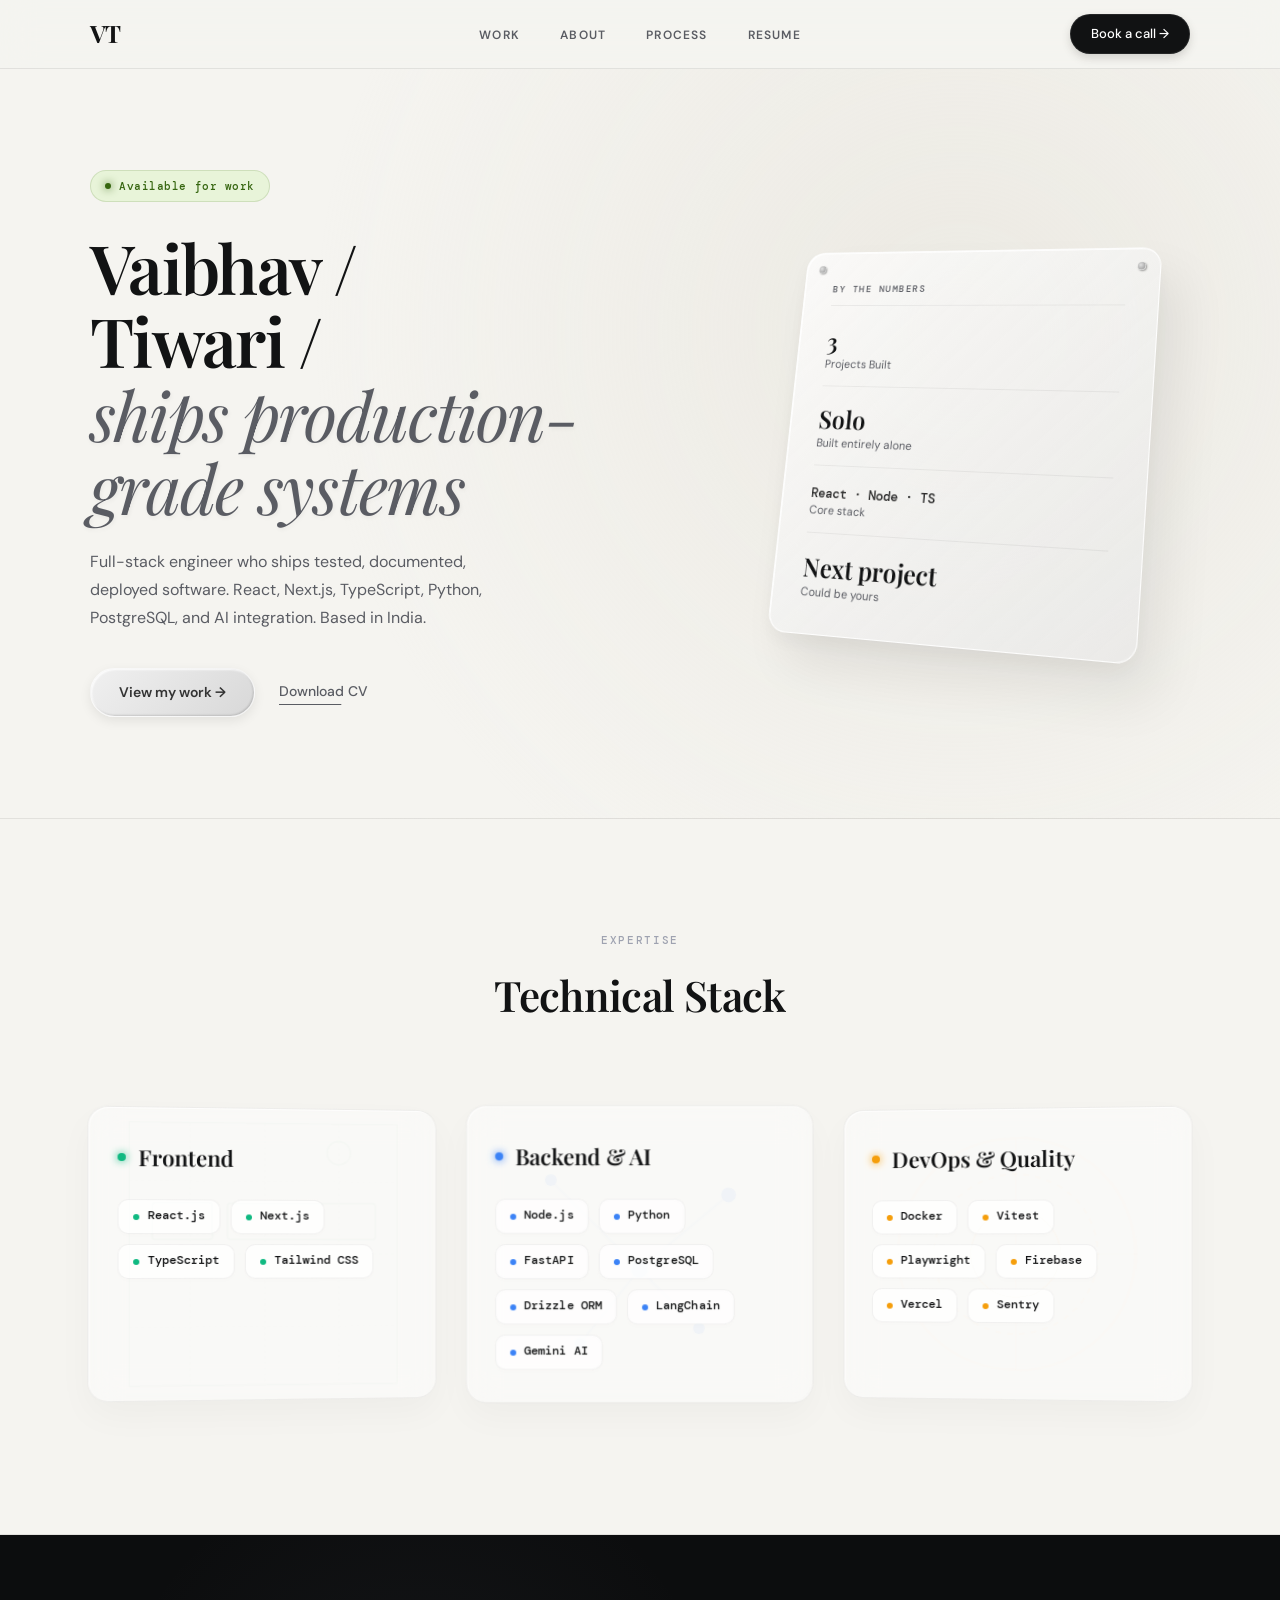
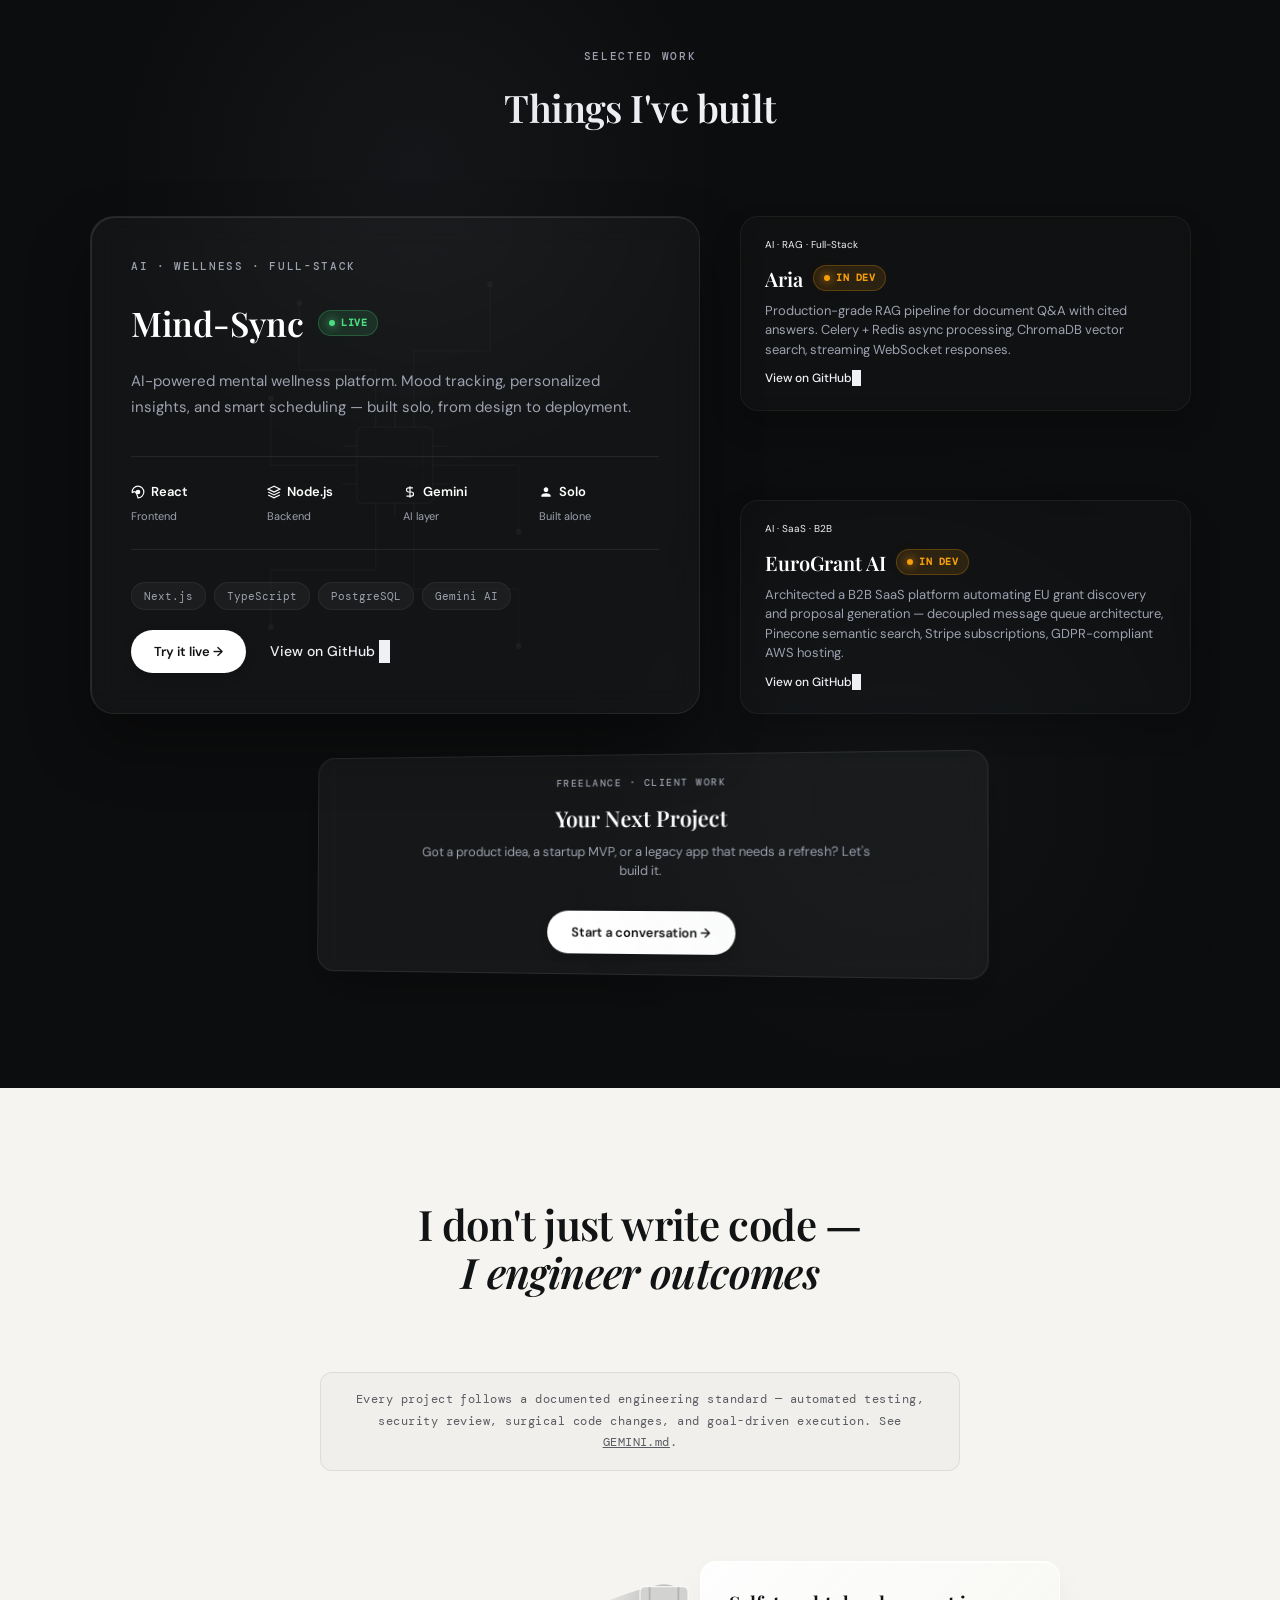
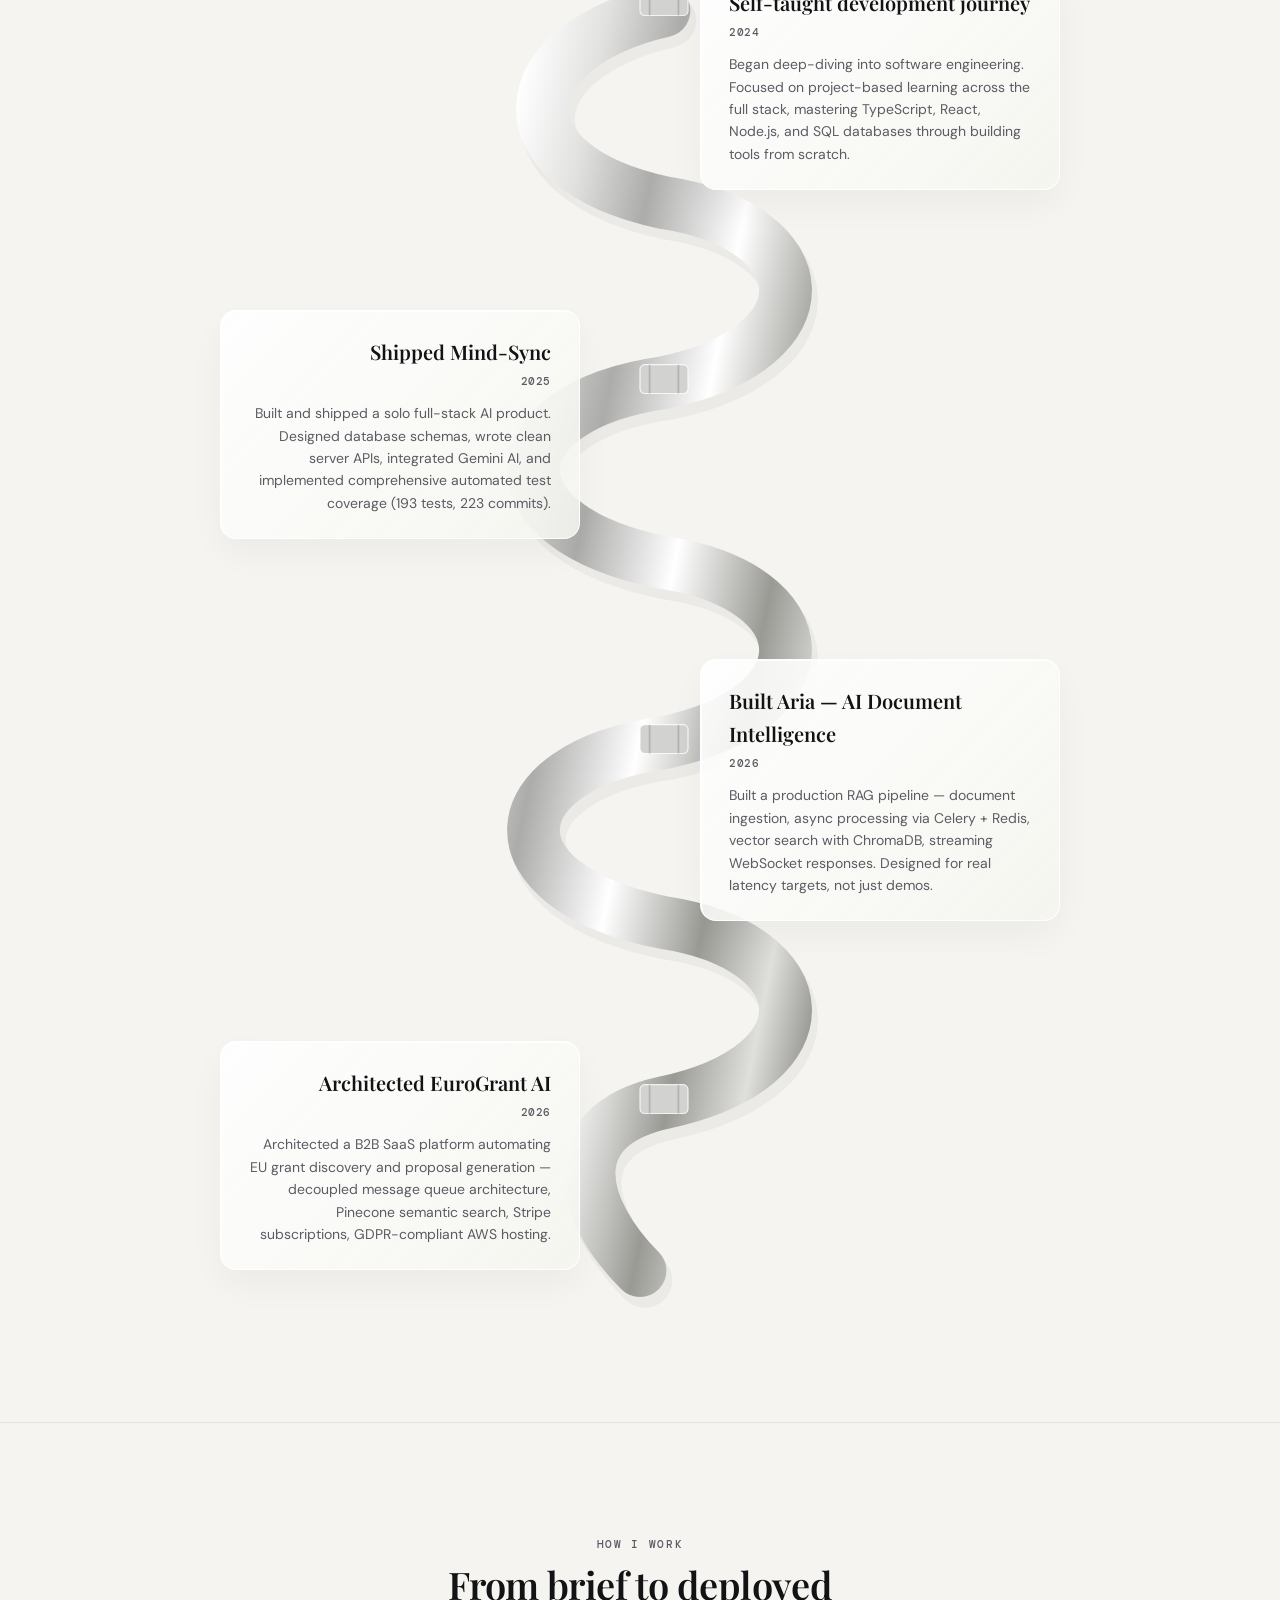
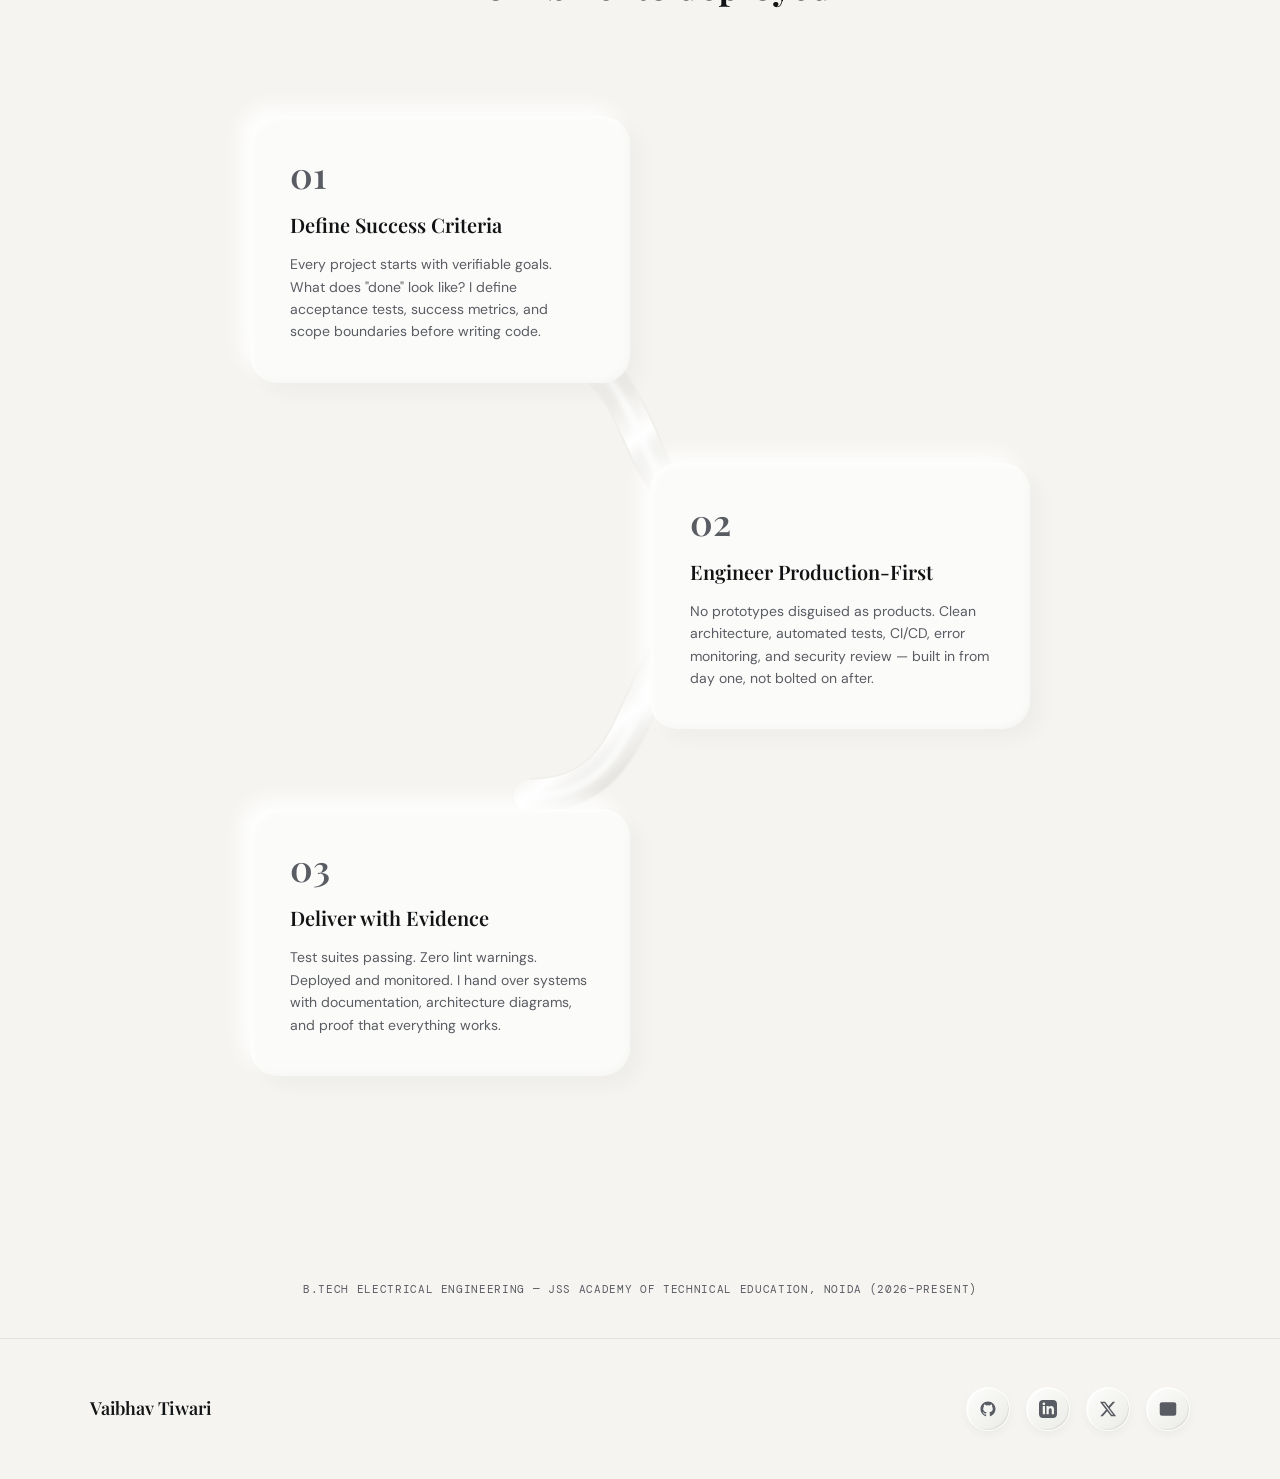
<file: index.html>
<!DOCTYPE html>
<html lang="en">
<head>
  <meta charset="UTF-8" />
  <meta name="viewport" content="width=device-width, initial-scale=1.0" />
  <meta name="description" content="Vaibhav Tiwari — Full-stack developer who takes products from zero to deployed. React, Next.js, Node.js, TypeScript, PostgreSQL, and AI integration. Portfolio showcasing Mind-Sync and production-grade projects. Based in India." />
  <meta name="keywords" content="Vaibhav Tiwari, full stack developer, React developer, Next.js developer, TypeScript, Node.js, portfolio, AI developer, Mind-Sync, web developer India, freelance developer" />
  <meta name="author" content="Vaibhav Tiwari" />
  <meta name="robots" content="index, follow, max-snippet:-1, max-image-preview:large, max-video-preview:-1" />
  <meta name="theme-color" content="#f5f4f0" />
  <link rel="canonical" href="https://vaibhav-portfolio-930c6.web.app/" />
  <title>Vaibhav Tiwari — Full Stack Developer | React, Next.js, TypeScript, AI</title>

  <meta property="og:title" content="Vaibhav Tiwari — Full Stack Developer" />
  <meta property="og:description" content="Full-stack developer who ships production-grade products solo. React, Next.js, TypeScript, Node.js, PostgreSQL, and AI. View my work and get in touch." />
  <meta property="og:type" content="website" />
  <meta property="og:url" content="https://vaibhav-portfolio-930c6.web.app/" />
  <meta property="og:image" content="https://vaibhav-portfolio-930c6.web.app/og-image.png" />
  <meta property="og:image:width" content="1200" />
  <meta property="og:image:height" content="630" />
  <meta property="og:image:alt" content="Vaibhav Tiwari — Full Stack Developer Portfolio" />
  <meta property="og:locale" content="en_US" />
  <meta property="og:site_name" content="Vaibhav Tiwari Portfolio" />
  <meta name="twitter:card" content="summary_large_image" />
  <meta name="twitter:title" content="Vaibhav Tiwari — Full Stack Developer" />
  <meta name="twitter:description" content="Full-stack developer who ships production-grade products solo. React, Next.js, TypeScript, and AI." />
  <meta name="twitter:creator" content="@AsterismVaibhav" />
  <meta name="twitter:image" content="https://vaibhav-portfolio-930c6.web.app/og-image.png" />
  <meta name="twitter:image:alt" content="Vaibhav Tiwari — Full Stack Developer Portfolio" />

  <link rel="icon" type="image/png" href="favicon.png" />
  <link rel="preconnect" href="https://fonts.googleapis.com" />
  <link rel="preconnect" href="https://fonts.gstatic.com" crossorigin />
  <link href="https://fonts.googleapis.com/css2?family=DM+Mono:ital,wght@0,400;0,500;1,400&family=DM+Sans:ital,opsz,wght@0,9..40,300;0,9..40,400;0,9..40,500;0,9..40,600;1,9..40,300;1,9..40,400&family=Playfair+Display:ital,wght@0,400;0,500;0,600;0,700;1,400;1,500;1,600&display=swap" rel="stylesheet" />

  <script type="application/ld+json">
  {
    "@context": "https://schema.org",
    "@type": "Person",
    "name": "Vaibhav Tiwari",
    "givenName": "Vaibhav",
    "familyName": "Tiwari",
    "jobTitle": "Full Stack Developer",
    "description": "Full-stack developer who ships production-grade products solo. Specializes in React, Next.js, TypeScript, Node.js, PostgreSQL, and AI integration.",
    "url": "https://vaibhav-portfolio-930c6.web.app",
    "image": "https://vaibhav-portfolio-930c6.web.app/og-image.png",
    "email": "mailto:vaibhav09012007@gmail.com",
    "sameAs": [
      "https://github.com/Vaibhavtiwari-dev",
      "https://linkedin.com/in/vaibhav-tiwari",
      "https://x.com/AsterismVaibhav"
    ],
    "knowsAbout": ["React", "Next.js", "Node.js", "TypeScript", "PostgreSQL", "Python", "Full Stack Development", "AI", "Gemini AI"],
    "alumniOf": {
      "@type": "CollegeOrUniversity",
      "name": "JSS Academy of Technical Education, Noida"
    },
    "nationality": {
      "@type": "Country",
      "name": "India"
    }
  }
  </script>

  <style>
    :root {
      --bg-light:       #f5f4f0;
      --bg-dark:        #0c0d0e;
      --fg-light:       #121314;
      --fg-dark:        #f0f1f5;
      --fg-muted-light: #5a5c63;
      --fg-muted-dark:  #9ea2b0;
      --border-light:   rgba(0, 0, 0, 0.08);
      --border-dark:    rgba(255, 255, 255, 0.08);
      --green-bg:       #e8f4d9;
      --green-fg:       #366610;

      --serif:          'Playfair Display', Georgia, serif;
      --sans:           'DM Sans', system-ui, sans-serif;
      --mono:           'DM Mono', 'Courier New', monospace;

      --max-w:          1180px;
      --gutter:         clamp(20px, 4vw, 40px);
      --section-py:     clamp(64px, 10vw, 112px);

      --border:         1px solid var(--border-light);
      --border-color:   var(--border-light);
      --fg:             var(--fg-light);
      --fg-secondary:   var(--fg-muted-light);
      --fg-tertiary:    var(--fg-muted-light);
      --bg:             var(--bg-light);
    }

    *, *::before, *::after { margin: 0; padding: 0; box-sizing: border-box; }

    html {
      scroll-behavior: smooth;
      -webkit-text-size-adjust: 100%;
      text-size-adjust: 100%;
    }

    body {
      font-family: var(--sans);
      font-size: 15px;
      line-height: 1.65;
      color: var(--fg-light);
      background: var(--bg-light);
      -webkit-font-smoothing: antialiased;
      -moz-osx-font-smoothing: grayscale;
      overflow-x: hidden;
      position: relative;
    }

    a { color: inherit; text-decoration: none; }
    img { display: block; max-width: 100%; }
    button { font: inherit; cursor: pointer; border: none; background: none; }
    ul, ol { list-style: none; }

    .skip {
      position: absolute;
      top: -100%;
      left: 16px;
      background: var(--fg-light);
      color: var(--bg-light);
      padding: 8px 16px;
      font-size: 13px;
      z-index: 999;
      border-radius: 4px;
    }
    .skip:focus { top: 8px; }

    a:focus-visible,
    button:focus-visible {
      outline: 2px solid var(--fg-light);
      outline-offset: 4px;
    }

    .container { max-width: var(--max-w); margin: 0 auto; padding-left: var(--gutter); padding-right: var(--gutter); }

    .label {
      font-family: var(--mono);
      font-size: 11px;
      font-weight: 500;
      letter-spacing: 0.15em;
      text-transform: uppercase;
      color: var(--fg-muted-light);
    }

    .section-heading {
      font-family: var(--serif);
      font-size: clamp(28px, 4vw, 38px);
      font-weight: 600;
      letter-spacing: -0.015em;
      color: var(--fg-light);
    }

    /* ──────────────────────────────────────────
       TACTILE METALLIC BUTTONS & LINKS
       ────────────────────────────────────────── */
    .btn-tactile {
      display: inline-flex;
      align-items: center;
      justify-content: center;
      gap: 8px;
      font-family: var(--sans);
      font-size: 14px;
      font-weight: 600;
      color: #333;
      padding: 12px 28px;
      border-radius: 99px;
      background: linear-gradient(135deg, #f0f0f0 0%, #d8d8d8 100%);
      border: 1px solid rgba(255, 255, 255, 0.7);
      box-shadow: 
        inset 1px 1px 2px rgba(255, 255, 255, 0.9), 
        inset -1px -1px 2px rgba(0, 0, 0, 0.15), 
        0 4px 12px rgba(0, 0, 0, 0.08);
      transition: transform 0.2s cubic-bezier(0.25, 0.8, 0.25, 1), box-shadow 0.2s ease;
      white-space: nowrap;
    }
    .btn-tactile:hover {
      transform: translateY(-2px);
      box-shadow: 
        inset 1px 1px 2px rgba(255, 255, 255, 0.9), 
        inset -1px -1px 2px rgba(0, 0, 0, 0.1), 
        0 8px 20px rgba(0, 0, 0, 0.12);
    }
    .btn-tactile:active {
      transform: translateY(1px);
      box-shadow: 
        inset 1px 2px 4px rgba(0, 0, 0, 0.2), 
        inset -1px -1px 2px rgba(255, 255, 255, 0.6), 
        0 2px 4px rgba(0, 0, 0, 0.05);
    }

    .btn-dark-pill {
      display: inline-flex;
      align-items: center;
      gap: 6px;
      font-family: var(--sans);
      font-size: 13px;
      font-weight: 500;
      padding: 8px 20px;
      border-radius: 99px;
      background: #111213;
      color: #fff;
      border: 1px solid rgba(255,255,255,0.08);
      box-shadow: 0 4px 10px rgba(0,0,0,0.15);
      transition: background 0.25s, transform 0.2s;
    }
    .btn-dark-pill:hover {
      background: #25272a;
      transform: translateY(-1px);
    }

    .link-cv {
      font-size: 14px;
      font-weight: 500;
      color: var(--fg-muted-light);
      position: relative;
      padding-bottom: 2px;
      transition: color 0.2s;
    }
    .link-cv::after {
      content: '';
      position: absolute;
      width: 100%;
      height: 1px;
      bottom: 0;
      left: 0;
      background-color: var(--fg-muted-light);
      transform: scaleX(0.7);
      transform-origin: bottom left;
      transition: transform 0.25s ease-out, background-color 0.2s;
    }
    .link-cv:hover {
      color: var(--fg-light);
    }
    .link-cv:hover::after {
      transform: scaleX(1);
      background-color: var(--fg-light);
    }

    .link-arrow {
      font-size: 14px;
      font-weight: 500;
      display: inline-flex;
      align-items: center;
      gap: 4px;
      transition: gap 0.25s;
    }
    .link-arrow:hover { gap: 10px; }
    .link-arrow::after { content: '→'; }

    /* ──────────────────────────────────────────
       NAVIGATION BAR REDESIGN
       ────────────────────────────────────────── */
    .nav {
      position: sticky;
      top: 0;
      z-index: 100;
      background: rgba(245, 244, 240, 0.82);
      backdrop-filter: blur(18px);
      -webkit-backdrop-filter: blur(18px);
      border-bottom: 1px solid var(--border-light);
      transition: background 0.3s;
    }

    .nav-inner {
      display: flex;
      align-items: center;
      justify-content: space-between;
      height: 68px;
    }

    .nav-logo {
      font-family: var(--serif);
      font-size: 24px;
      font-weight: 700;
      letter-spacing: -0.04em;
      color: var(--fg-light);
    }

    .nav-links {
      display: flex;
      gap: 40px;
      position: absolute;
      left: 50%;
      transform: translateX(-50%);
    }

    .nav-link {
      font-size: 12px;
      font-weight: 600;
      letter-spacing: 0.1em;
      text-transform: uppercase;
      color: var(--fg-muted-light);
      transition: color 0.25s;
    }
    .nav-link:hover { color: var(--fg-light); }

    .nav-hamburger {
      display: none;
      flex-direction: column;
      justify-content: center;
      gap: 5px;
      width: 24px;
      height: 24px;
      z-index: 110;
    }
    .nav-hamburger span {
      display: block;
      height: 2px;
      background: var(--fg-light);
      transition: transform 0.3s, opacity 0.3s, background-color 0.3s;
      transform-origin: center;
    }
    .nav-hamburger.is-active span:nth-child(1) { transform: translateY(7px) rotate(45deg); }
    .nav-hamburger.is-active span:nth-child(2) { opacity: 0; }
    .nav-hamburger.is-active span:nth-child(3) { transform: translateY(-7px) rotate(-45deg); }

    /* Mobile drawer navigation */
    .mobile-drawer {
      position: fixed;
      top: 0;
      right: -100%;
      width: 100%;
      height: 100vh;
      background: rgba(245, 244, 240, 0.98);
      backdrop-filter: blur(20px);
      display: flex;
      flex-direction: column;
      justify-content: center;
      align-items: center;
      gap: 32px;
      z-index: 90;
      transition: right 0.4s cubic-bezier(0.16, 1, 0.3, 1);
    }
    .mobile-drawer.is-open { right: 0; }

    .mobile-nav-link {
      font-size: 20px;
      font-weight: 500;
      text-transform: uppercase;
      letter-spacing: 0.08em;
      color: var(--fg-light);
    }

    /* ──────────────────────────────────────────
       HERO & LIGHTING PLAY
       ────────────────────────────────────────── */
    .hero {
      padding: calc(var(--section-py) * 0.9) 0;
      background: radial-gradient(circle at 75% 35%, rgba(230, 227, 218, 0.6) 0%, transparent 60%);
      border-bottom: 1px solid var(--border-light);
      overflow: hidden;
    }

    .hero-grid {
      display: grid;
      grid-template-columns: 1.1fr 0.9fr;
      gap: clamp(32px, 6vw, 80px);
      align-items: center;
    }

    .badge-available {
      display: inline-flex;
      align-items: center;
      gap: 8px;
      font-family: var(--mono);
      font-size: 11px;
      font-weight: 500;
      letter-spacing: 0.05em;
      color: var(--green-fg);
      background: var(--green-bg);
      border: 1px solid rgba(54, 102, 16, 0.15);
      padding: 6px 14px;
      border-radius: 99px;
      margin-bottom: 28px;
    }

    .badge-dot {
      width: 6px;
      height: 6px;
      background: var(--green-fg);
      border-radius: 50%;
      box-shadow: 0 0 8px var(--green-fg);
      animation: pulse-glow 2s ease-in-out infinite;
    }

    @keyframes pulse-glow {
      0%, 100% { transform: scale(1); opacity: 1; box-shadow: 0 0 6px rgba(54, 102, 16, 0.6); }
      50% { transform: scale(1.15); opacity: 0.4; box-shadow: 0 0 12px rgba(54, 102, 16, 0.2); }
    }

    .hero-headline {
      font-family: var(--serif);
      font-size: clamp(40px, 6vw, 68px);
      font-weight: 600;
      line-height: 1.08;
      letter-spacing: -0.025em;
      margin-bottom: 24px;
      color: var(--fg-light);
    }

    .hero-headline em {
      font-style: italic;
      font-weight: 400;
      color: var(--fg-muted-light);
      text-shadow: 1px 2px 4px rgba(0, 0, 0, 0.05);
    }

    .hero-sub {
      font-size: 16px;
      line-height: 1.75;
      color: var(--fg-muted-light);
      max-width: 440px;
      margin-bottom: 36px;
    }

    .hero-actions {
      display: flex;
      align-items: center;
      gap: 24px;
    }

    /* 3D Elevated metallic card container */
    .hero-stats-wrapper {
      perspective: 1200px;
      display: flex;
      justify-content: center;
      align-items: center;
      width: 100%;
    }

    .hero-stats-3d {
      width: 100%;
      max-width: 380px;
      background: linear-gradient(135deg, rgba(255,255,255,0.7) 0%, rgba(230,230,230,0.6) 100%);
      border: 1.5px solid rgba(255,255,255,0.8);
      border-radius: 20px;
      padding: 32px;
      position: relative;
      transform-style: preserve-3d;
      transform: rotateY(-18deg) rotateX(10deg) rotateZ(2deg);
      box-shadow: 
        20px 30px 50px rgba(0, 0, 0, 0.07),
        0 10px 20px rgba(0, 0, 0, 0.04),
        inset 1px 1px 0px rgba(255,255,255,0.8);
      transition: transform 0.3s cubic-bezier(0.2, 0.8, 0.2, 1);
    }

    /* Mechanical screw/hardware nodes at top corners */
    .hero-stats-3d::before,
    .hero-stats-3d::after {
      content: '';
      position: absolute;
      top: 14px;
      width: 8px;
      height: 8px;
      border-radius: 50%;
      background: radial-gradient(circle at 35% 35%, #e0e0e0 0%, #888888 100%);
      box-shadow: 1px 1px 2px rgba(0,0,0,0.4), inset -0.5px -0.5px 0.5px rgba(255,255,255,0.8);
    }
    .hero-stats-3d::before { left: 14px; }
    .hero-stats-3d::after { right: 14px; }

    .hero-stats-3d .label {
      margin-bottom: 24px;
      font-size: 10px;
      color: var(--fg-muted-light);
      display: block;
      border-bottom: 0.5px solid rgba(0,0,0,0.06);
      padding-bottom: 8px;
    }

    .stats-list {
      display: flex;
      flex-direction: column;
      gap: 20px;
    }

    .stat-row {
      border-bottom: 0.5px solid rgba(0, 0, 0, 0.05);
      padding-bottom: 12px;
    }
    .stat-row:last-child {
      border-bottom: none;
      padding-bottom: 0;
    }

    .stat-row-val {
      font-family: var(--serif);
      font-size: 26px;
      font-weight: 600;
      color: var(--fg-light);
      line-height: 1.15;
    }
    .stat-row-val.mono {
      font-family: var(--mono);
      font-size: 14px;
      font-weight: 500;
      color: #2b2b2b;
    }

    .stat-row-lbl {
      font-size: 12px;
      color: var(--fg-muted-light);
      margin-top: 1px;
    }

    /* ──────────────────────────────────────────
       TECH STRIP
       ────────────────────────────────────────── */
    .tech-strip {
      padding: 24px 0;
      background: #faf9f6;
      border-bottom: 1px solid var(--border-light);
      position: relative;
      z-index: 10;
    }

    .tech-inner {
      display: flex;
      align-items: center;
      gap: 36px;
      overflow-x: auto;
      scrollbar-width: none;
    }
    .tech-inner::-webkit-scrollbar { display: none; }

    .tech-pills {
      display: flex;
      gap: 10px;
      white-space: nowrap;
    }

    .pill {
      font-family: var(--mono);
      font-size: 12px;
      font-weight: 400;
      color: var(--fg-muted-light);
      padding: 6px 16px;
      border-radius: 99px;
      border: 1px solid var(--border-light);
      background: #fff;
      transition: all 0.25s;
    }
    .pill:hover {
      color: var(--fg-light);
      border-color: var(--fg-muted-light);
      background: var(--bg-light);
    }

    /* ──────────────────────────────────────────
       DARK THEMED SELECTED WORK: 3D GLASS grid
       ────────────────────────────────────────── */
    .work {
      padding: var(--section-py) 0;
      background: var(--bg-dark);
      color: var(--fg-dark);
      position: relative;
      overflow: hidden;
    }

    /* Spotlights */
    .work::before {
      content: '';
      position: absolute;
      top: -10%;
      left: 10%;
      width: 45%;
      height: 60%;
      background: radial-gradient(circle, rgba(120, 130, 150, 0.08) 0%, transparent 70%);
      pointer-events: none;
    }
    .work::after {
      content: '';
      position: absolute;
      bottom: -10%;
      right: 5%;
      width: 50%;
      height: 70%;
      background: radial-gradient(circle, rgba(90, 110, 130, 0.06) 0%, transparent 70%);
      pointer-events: none;
    }

    .work-header {
      margin-bottom: clamp(48px, 8vw, 76px);
      text-align: center;
    }

    .work-header .label {
      color: var(--fg-muted-dark);
      margin-bottom: 12px;
      display: block;
    }

    .work-header .section-heading {
      color: var(--fg-dark);
    }

    .work-grid-3d {
      display: grid;
      grid-template-columns: 1.15fr 0.85fr;
      gap: 40px;
      perspective: 1500px;
      position: relative;
      z-index: 5;
    }

    /* Glassmorphic Project Card */
    .glass-card-3d {
      background: rgba(255, 255, 255, 0.03);
      border: 1px solid rgba(255, 255, 255, 0.08);
      backdrop-filter: blur(14px);
      -webkit-backdrop-filter: blur(14px);
      border-radius: 24px;
      padding: 40px;
      position: relative;
      transform-style: preserve-3d;
      transform: rotateY(8deg) rotateX(2deg);
      box-shadow: 
        0 30px 60px rgba(0, 0, 0, 0.35),
        inset 1px 1px 0 rgba(255, 255, 255, 0.1);
      transition: transform 0.3s cubic-bezier(0.2, 0.8, 0.2, 1), box-shadow 0.3s;
    }

    .glass-card-3d:hover {
      box-shadow: 
        0 40px 80px rgba(0, 0, 0, 0.45),
        inset 1px 1px 0 rgba(255, 255, 255, 0.15);
    }

    /* Etched circuit pattern overlay on card background */
    .glass-card-circuit {
      position: absolute;
      top: 0;
      left: 0;
      width: 100%;
      height: 100%;
      opacity: 0.18;
      pointer-events: none;
      z-index: 1;
      padding: 10px;
    }
    .glass-card-circuit svg {
      width: 100%;
      height: 100%;
    }

    .glass-card-content {
      position: relative;
      z-index: 2;
    }

    .glass-card-3d .project-tag {
      font-family: var(--mono);
      font-size: 11px;
      font-weight: 500;
      letter-spacing: 0.15em;
      text-transform: uppercase;
      color: var(--fg-muted-dark);
      margin-bottom: 20px;
    }

    .glass-card-title-row {
      display: flex;
      align-items: center;
      gap: 14px;
      margin-bottom: 18px;
    }

    .glass-card-3d .project-title {
      font-family: var(--serif);
      font-size: clamp(26px, 3.5vw, 34px);
      font-weight: 600;
      color: #fff;
    }

    /* Glowing Live badge */
    .badge-live-glow {
      display: inline-flex;
      align-items: center;
      gap: 6px;
      font-family: var(--mono);
      font-size: 10px;
      font-weight: 600;
      letter-spacing: 0.05em;
      text-transform: uppercase;
      color: #4ade80;
      background: rgba(74, 222, 128, 0.12);
      border: 1px solid rgba(74, 222, 128, 0.25);
      padding: 4px 10px;
      border-radius: 99px;
    }

    .badge-live-dot-glow {
      width: 6px;
      height: 6px;
      background: #4ade80;
      border-radius: 50%;
      box-shadow: 0 0 10px #4ade80, 0 0 20px rgba(74, 222, 128, 0.4);
      animation: pulse-glow-green 1.8s infinite;
    }

    @keyframes pulse-glow-green {
      0%, 100% { opacity: 1; transform: scale(1); }
      50% { opacity: 0.4; transform: scale(0.9); }
    }

    /* Glowing In Development badge */
    .badge-dev-glow {
      display: inline-flex;
      align-items: center;
      gap: 6px;
      font-family: var(--mono);
      font-size: 10px;
      font-weight: 600;
      letter-spacing: 0.05em;
      text-transform: uppercase;
      color: #f59e0b;
      background: rgba(245, 158, 11, 0.12);
      border: 1px solid rgba(245, 158, 11, 0.25);
      padding: 4px 10px;
      border-radius: 99px;
    }

    .badge-dev-dot-glow {
      width: 6px;
      height: 6px;
      background: #f59e0b;
      border-radius: 50%;
      box-shadow: 0 0 10px #f59e0b, 0 0 20px rgba(245, 158, 11, 0.4);
      animation: pulse-glow-amber 1.8s infinite;
    }

    @keyframes pulse-glow-amber {
      0%, 100% { opacity: 1; transform: scale(1); }
      50% { opacity: 0.4; transform: scale(0.9); }
    }

    .glass-card-3d .project-desc {
      font-size: 15px;
      line-height: 1.7;
      color: var(--fg-muted-dark);
      margin-bottom: 36px;
      max-width: 520px;
    }

    /* Stack specifications grid inside the card */
    .glass-card-stack-specs {
      display: grid;
      grid-template-columns: repeat(4, 1fr);
      gap: 16px;
      border-top: 1px solid rgba(255, 255, 255, 0.08);
      border-bottom: 1px solid rgba(255, 255, 255, 0.08);
      padding: 24px 0;
      margin-bottom: 32px;
    }

    .spec-item {
      display: flex;
      flex-direction: column;
      gap: 4px;
    }

    .spec-val-row {
      display: flex;
      align-items: center;
      gap: 6px;
      font-size: 13px;
      font-weight: 600;
      color: #fff;
    }

    .spec-icon-svg {
      width: 14px;
      height: 14px;
      fill: currentColor;
    }

    .spec-lbl {
      font-size: 11px;
      color: var(--fg-muted-dark);
    }

    .glass-card-footer {
      display: flex;
      justify-content: space-between;
      align-items: center;
      flex-wrap: wrap;
      gap: 20px;
    }

    .glass-card-tags {
      display: flex;
      flex-wrap: wrap;
      gap: 8px;
    }

    .glass-card-tag {
      font-family: var(--mono);
      font-size: 11px;
      padding: 4px 12px;
      border-radius: 99px;
      background: rgba(255, 255, 255, 0.04);
      border: 1px solid rgba(255, 255, 255, 0.06);
      color: var(--fg-muted-dark);
    }

    .glass-card-links {
      display: flex;
      gap: 24px;
    }

    .glass-card-btn {
      display: inline-flex;
      align-items: center;
      gap: 6px;
      font-family: var(--sans);
      font-size: 13px;
      font-weight: 600;
      color: #111;
      background: #fff;
      border: 1px solid rgba(255,255,255,0.8);
      padding: 10px 22px;
      border-radius: 99px;
      box-shadow: 0 4px 12px rgba(0,0,0,0.15);
      transition: transform 0.25s, background 0.25s;
    }
    .glass-card-btn:hover {
      background: #e5e5e5;
      transform: translateY(-1px);
    }

    .glass-card-link-arrow {
      color: var(--fg-dark);
      font-weight: 500;
    }
    .glass-card-link-arrow::after {
      background-color: var(--fg-dark);
    }

    /* Side floaters and next project card */
    .glass-side-panel {
      display: flex;
      flex-direction: column;
      gap: 24px;
      justify-content: space-between;
    }

    .glass-card-floater {
      background: rgba(255, 255, 255, 0.02);
      border: 1px solid rgba(255, 255, 255, 0.05);
      backdrop-filter: blur(8px);
      -webkit-backdrop-filter: blur(8px);
      border-radius: 18px;
      padding: 20px 24px;
      transform: rotateY(-10deg) rotateX(1deg);
      box-shadow: 0 15px 30px rgba(0,0,0,0.2);
      transition: transform 0.3s cubic-bezier(0.2, 0.8, 0.2, 1), box-shadow 0.3s;
    }
    .glass-card-floater:hover {
      box-shadow: 
        0 25px 50px rgba(0, 0, 0, 0.35),
        inset 1px 1px 0 rgba(255, 255, 255, 0.1);
    }
    .glass-card-floater.light-glass {
      background: rgba(255, 255, 255, 0.45);
      border: 1px solid rgba(0, 0, 0, 0.05);
      backdrop-filter: blur(16px);
      -webkit-backdrop-filter: blur(16px);
      border-radius: 20px;
      padding: 32px 28px;
      box-shadow: 
        0 15px 35px rgba(0, 0, 0, 0.03),
        inset 1px 1px 0 rgba(255, 255, 255, 0.7);
      position: relative;
      overflow: hidden;
      transform-style: preserve-3d;
      transition: transform 0.35s cubic-bezier(0.2, 0.8, 0.2, 1), box-shadow 0.35s, background 0.35s;
    }
    .glass-card-floater.light-glass:hover {
      background: rgba(255, 255, 255, 0.75);
      border-color: rgba(0, 0, 0, 0.12);
      box-shadow: 
        0 25px 50px rgba(0, 0, 0, 0.06),
        inset 1px 1px 0 rgba(255, 255, 255, 0.8);
    }

    /* 3D Curved Tech Stack Viewport and Wrapper */
    .tech-carousel-viewport {
      perspective: 1500px;
      width: 100%;
      overflow: visible;
      padding: 20px 0;
      display: flex;
      justify-content: center;
    }
    
    .tech-cylinder-wrapper {
      display: grid;
      grid-template-columns: repeat(3, 1fr);
      gap: 32px;
      max-width: var(--max-w);
      width: 100%;
      transform-style: preserve-3d;
      transition: transform 0.4s cubic-bezier(0.2, 0.8, 0.2, 1);
      will-change: transform;
    }

    /* Tech Stack Pills */
    .tech-cylinder-wrapper .pill {
      font-family: var(--mono);
      font-size: 11.5px;
      font-weight: 500;
      color: var(--fg-light);
      padding: 7px 14px;
      border-radius: 10px;
      border: 1px solid rgba(0, 0, 0, 0.05);
      background: rgba(255, 255, 255, 0.7);
      transition: transform 0.3s cubic-bezier(0.2, 0.8, 0.2, 1), box-shadow 0.3s, background 0.3s, border-color 0.3s;
      transform: translateZ(25px);
      transform-style: preserve-3d;
      display: inline-flex;
      align-items: center;
      gap: 8px;
      box-shadow: 0 2px 4px rgba(0,0,0,0.01);
    }
    
    .tech-cylinder-wrapper .pill::before {
      content: '';
      display: inline-block;
      width: 6px;
      height: 6px;
      border-radius: 50%;
      background-color: var(--dot-color, #a0aec0);
      transition: background-color 0.3s;
    }

    .tech-cylinder-wrapper .pill.fe { --dot-color: #10b981; }
    .tech-cylinder-wrapper .pill.be { --dot-color: #3b82f6; }
    .tech-cylinder-wrapper .pill.do { --dot-color: #f59e0b; }

    .tech-cylinder-wrapper .pill:hover {
      transform: translateZ(45px) scale(1.05);
      background: #ffffff;
      border-color: rgba(0, 0, 0, 0.12);
      box-shadow: 0 8px 16px rgba(0, 0, 0, 0.05);
      color: var(--fg-light);
    }

    .card-bg-pattern {
      position: absolute;
      top: 0;
      left: 0;
      width: 100%;
      height: 100%;
      pointer-events: none;
      opacity: 0.05;
      transition: transform 0.3s;
      transform: translateZ(5px);
    }
    .glass-card-floater .project-tag {
      margin-bottom: 8px;
      font-size: 10px;
    }
    .glass-card-floater .project-title {
      font-size: 18px;
      margin-bottom: 6px;
    }
    .glass-card-floater-desc {
      font-size: 13px;
      color: var(--fg-muted-dark);
      line-height: 1.5;
    }

    .glass-card-floater.cta {
      background: rgba(255, 255, 255, 0.04);
      border: 1px solid rgba(255, 255, 255, 0.09);
      box-shadow: 0 20px 40px rgba(0,0,0,0.25);
    }

    .glass-card-floater.cta .btn-dark-pill {
      background: #fff;
      color: #111;
      width: 100%;
      justify-content: center;
      font-weight: 600;
      padding: 10px 20px;
      margin-top: 14px;
    }
    .glass-card-floater.cta .btn-dark-pill:hover {
      background: #e2e2e2;
    }

    /* ──────────────────────────────────────────
       3D JOURNEY & STORYTELLING REDESIGN
       ────────────────────────────────────────── */
    .about {
      padding: var(--section-py) 0;
      background: var(--bg-light);
      border-bottom: 1px solid var(--border-light);
      position: relative;
    }

    .about-header {
      text-align: center;
      margin-bottom: clamp(48px, 8vw, 76px);
    }

    .about-header .label {
      margin-bottom: 12px;
      display: block;
    }

    .about-headline {
      font-family: var(--serif);
      font-size: clamp(30px, 4vw, 42px);
      font-weight: 600;
      line-height: 1.15;
      letter-spacing: -0.015em;
      color: var(--fg-light);
      max-width: 800px;
      margin: 0 auto;
    }

    .journey-container {
      position: relative;
      width: 100%;
      max-width: 900px;
      margin: 0 auto;
      padding: 40px 0;
      display: flex;
      flex-direction: column;
      gap: 80px;
    }

    /* The responsive ribbon SVG background container */
    .timeline-ribbon-wrapper {
      position: absolute;
      top: 0;
      left: 50%;
      transform: translateX(-50%);
      width: 100%;
      height: 100%;
      max-width: 480px;
      pointer-events: none;
      z-index: 1;
    }
    .timeline-ribbon-svg {
      width: 100%;
      height: 100%;
    }

    .timeline-row-3d {
      display: grid;
      grid-template-columns: 1fr 1fr;
      gap: 120px;
      position: relative;
      z-index: 5;
      align-items: center;
    }

    .timeline-left-col {
      text-align: right;
      display: flex;
      flex-direction: column;
      align-items: flex-end;
    }

    .timeline-right-col {
      text-align: left;
      display: flex;
      flex-direction: column;
      align-items: flex-start;
    }

    /* Metal timelines blocks */
    .timeline-box-3d {
      max-width: 360px;
      background: linear-gradient(135deg, rgba(255,255,255,0.9) 0%, rgba(245,245,240,0.85) 100%);
      border: 1px solid rgba(255,255,255,0.9);
      border-radius: 16px;
      padding: 24px 28px;
      box-shadow: 
        0 15px 35px rgba(0,0,0,0.04),
        inset 1px 1px 0 #fff;
      position: relative;
      transition: transform 0.3s, box-shadow 0.3s;
    }
    .timeline-box-3d:hover {
      transform: translateY(-2px);
      box-shadow: 
        0 20px 45px rgba(0,0,0,0.06),
        inset 1px 1px 0 #fff;
    }

    .timeline-box-3d .title {
      font-family: var(--serif);
      font-size: 20px;
      font-weight: 600;
      color: var(--fg-light);
      margin-bottom: 4px;
    }

    .timeline-box-3d .date {
      font-family: var(--mono);
      font-size: 11px;
      font-weight: 500;
      letter-spacing: 0.05em;
      color: var(--fg-muted-light);
      margin-bottom: 12px;
      display: block;
    }

    .timeline-box-3d .desc {
      font-size: 14px;
      line-height: 1.6;
      color: var(--fg-muted-light);
    }

    /* ──────────────────────────────────────────
       CLAYMORPHISM HOW I WORK (PROCESS)
       ────────────────────────────────────────── */
    .process {
      padding: var(--section-py) 0;
    }

    .process-card {
      border: var(--border);
      padding: clamp(24px, 3vw, 32px);
      transition: border-color 0.3s;
    }
    .process-card:hover { border-color: rgba(0,0,0,0.28); }

    .process-num {
      font-family: var(--serif);
      font-size: clamp(28px, 3vw, 36px);
      font-weight: 600;
      color: var(--fg-tertiary);
      line-height: 1;
      margin-bottom: 16px;
    }

    .process-title {
      font-family: var(--sans);
      font-size: 15px;
      font-weight: 600;
      color: var(--fg);
      margin-bottom: 8px;
    }

    .process-desc {
      font-size: 13px;
      line-height: 1.7;
      color: var(--fg-secondary);
    }

    /* ──────────────────────────────────────────
       FOOTER
       ────────────────────────────────────────── */
    .footer {
      padding: clamp(32px, 5vw, 48px) 0;
    }

    .footer-inner {
      display: flex;
      align-items: center;
      justify-content: space-between;
      flex-wrap: wrap;
      gap: 16px;
    }

    .footer-name {
      font-family: var(--serif);
      font-size: 17px;
      font-weight: 500;
      letter-spacing: -0.01em;
    }

    .footer-links {
      display: flex;
      align-items: center;
      gap: 20px;
      flex-wrap: wrap;
    }

    .footer-link {
      font-size: 13px;
      color: var(--fg-secondary);
      transition: color 0.2s;
    }
    .footer-link:hover { color: var(--fg); }

    .footer-divider {
      width: 0.5px;
      height: 13px;
      background: var(--border-color);
    }

    /* ──────────────────────────────────────────
       MOBILE NAV DRAWER
       ────────────────────────────────────────── */
    .mobile-drawer {
      display: none;
      position: fixed;
      top: 60px;
      left: 0;
      right: 0;
      background: var(--bg);
      border-bottom: var(--border);
      padding: 24px var(--gutter);
      z-index: 99;
      flex-direction: column;
      gap: 20px;
      opacity: 0;
      transform: translateY(-8px);
      transition: opacity 0.25s, transform 0.25s;
      pointer-events: none;
    }
    .mobile-drawer.is-open {
      display: flex;
      opacity: 1;
      transform: translateY(0);
      pointer-events: auto;
    }

    .mobile-drawer a {
      font-size: 15px;
      font-weight: 500;
      color: var(--fg-secondary);
      letter-spacing: 0.02em;
    }

    .mobile-drawer .btn {
      margin-top: 4px;
    }

    /* ──────────────────────────────────────────
       RESPONSIVE  ≤ 960
       ────────────────────────────────────────── */
    @media (max-width: 960px) {
      .process-grid { grid-template-columns: 1fr 1fr; }
    }

    /* ──────────────────────────────────────────
       RESPONSIVE  ≤ 768
       ────────────────────────────────────────── */
    @media (max-width: 768px) {
      .nav-links   { display: none; }
      .nav-cta     { display: none; }
      .nav-hamburger { display: flex; }

      .hero-grid           { grid-template-columns: 1fr; }
      .work-grid           { grid-template-columns: 1fr; }
      .about-grid          { grid-template-columns: 1fr; }
      .process-grid        { grid-template-columns: 1fr; }

      .hero { padding: clamp(40px, 8vw, 64px) 0; }

      .hero-actions { flex-direction: column; gap: 16px; }
      .hero-actions .btn-tactile,
      .hero-actions .link-cv { width: 100%; text-align: center; }

      .stats-grid { grid-template-columns: 1fr 1fr; }

      .project-metrics { grid-template-columns: 1fr 1fr; }
      .metric:nth-child(2) { border-right: none; }
      .metric:nth-child(1),
      .metric:nth-child(2) {
        border-bottom: var(--border);
      }

      .project-footer { flex-direction: column; align-items: flex-start; }

      .footer-inner { flex-direction: column; align-items: flex-start; gap: 20px; }
      .footer-links { flex-wrap: wrap; gap: 14px; }

      .tech-inner { flex-direction: column; align-items: flex-start; gap: 14px; }

      /* Redesigned 3D Work Grid & Tech Stack Responsiveness */
      .work-grid-3d {
        grid-template-columns: 1fr;
        gap: 32px;
      }
      body:not(.gyro-active) .glass-card-3d,
      body:not(.gyro-active) .glass-card-floater,
      body:not(.gyro-active) .hero-stats-3d,
      body:not(.gyro-active) .tech-cylinder-wrapper,
      body:not(.gyro-active) .tech-cylinder-wrapper .pill,
      body:not(.gyro-active) .card-bg-pattern {
        transform: none !important;
      }
      .tech-cylinder-wrapper {
        grid-template-columns: 1fr !important;
        gap: 24px !important;
      }
      .glass-card-3d {
        padding: 28px;
      }
      .glass-card-stack-specs {
        grid-template-columns: repeat(2, 1fr);
        gap: 16px;
      }
      .work-bottom-floaters {
        gap: 24px !important;
        margin-top: 24px !important;
      }

      /* Hero stats card spacing and flattening */
      .hero-stats-3d {
        margin-top: 24px;
        max-width: 100%;
      }

      /* Redesigned Journey/Timeline Responsiveness */
      .timeline-ribbon-wrapper {
        display: none !important;
      }
      .timeline-row-3d {
        grid-template-columns: 1fr;
        gap: 24px;
      }
      .timeline-row-3d > div:empty {
        display: none;
      }
      .timeline-left-col,
      .timeline-right-col {
        text-align: left;
        align-items: flex-start;
        padding-top: 0 !important;
      }
      .timeline-box-3d {
        max-width: 100%;
      }

      /* Redesigned Process cards alignment */
      .process-container > div {
        justify-content: center !important;
      }
    }

    /* ──────────────────────────────────────────
       RESPONSIVE  ≤ 480
       ────────────────────────────────────────── */
    @media (max-width: 480px) {
      .hero-headline { font-size: 30px; }
      .stats-grid { grid-template-columns: 1fr; }
      .project-metrics { grid-template-columns: 1fr; }
      .metric { border-right: none !important; border-bottom: var(--border); }
      .metric:last-child { border-bottom: none; }

      /* Contact form popup modal spacing */
      .contact-modal {
        padding: 28px 20px;
      }
      /* Project spec items in 1 column on very narrow viewports */
      .glass-card-stack-specs {
        grid-template-columns: 1fr;
        gap: 12px;
      }
      .glass-card-footer {
        flex-direction: column;
        align-items: flex-start;
      }
      .glass-card-links {
        width: 100%;
        justify-content: space-between;
      }
    }
    /* ──────────────────────────────────────────
       PROCESS GRID & CUSTOM CLAYMORPHISM
       ────────────────────────────────────────── */
    .process-grid {
      display: grid;
      grid-template-columns: repeat(3, 1fr);
      gap: 32px;
      margin-top: 48px;
    }

    .process-card {
      background: #fbfbf9;
      border: none;
      border-radius: 28px;
      padding: 40px;
      box-shadow:
        10px 10px 20px rgba(0, 0, 0, 0.03),
        -10px -10px 20px rgba(255, 255, 255, 0.9),
        inset 3px 3px 6px rgba(255, 255, 255, 0.85),
        inset -3px -3px 6px rgba(0, 0, 0, 0.02);
      position: relative;
      z-index: 5;
      transition: transform 0.3s cubic-bezier(0.2, 0.8, 0.2, 1), box-shadow 0.3s ease;
      max-width: 380px;
    }
    
    .process-card:hover {
      transform: translateY(-4px) scale(1.01);
      box-shadow:
        14px 18px 28px rgba(0, 0, 0, 0.045),
        -12px -12px 24px rgba(255, 255, 255, 0.95),
        inset 4px 4px 8px rgba(255, 255, 255, 0.85),
        inset -4px -4px 8px rgba(0, 0, 0, 0.015);
    }

    @media (max-width: 768px) {
      .process-connectors-wrapper {
        display: none !important;
      }
      .process-container {
        padding: 0 !important;
        gap: 40px !important;
      }
      .process-card {
        max-width: 100% !important;
      }
    }

    /* ──────────────────────────────────────────
       CONTACT MODAL OVERLAY & POPUP
       ────────────────────────────────────────── */
    .contact-modal-overlay {
      position: fixed;
      top: 0;
      left: 0;
      width: 100%;
      height: 100vh;
      background: rgba(12, 13, 14, 0.45);
      backdrop-filter: blur(16px);
      -webkit-backdrop-filter: blur(16px);
      z-index: 1000;
      display: flex;
      justify-content: center;
      align-items: center;
      opacity: 0;
      pointer-events: none;
      transition: opacity 0.4s cubic-bezier(0.16, 1, 0.3, 1);
    }
    
    .contact-modal-overlay.is-active {
      opacity: 1;
      pointer-events: auto;
    }
    
    .contact-modal {
      width: 90%;
      max-width: 520px;
      background: linear-gradient(135deg, rgba(251, 251, 249, 0.85) 0%, rgba(243, 243, 238, 0.75) 100%);
      border: 1.5px solid rgba(255, 255, 255, 0.95);
      border-radius: 28px;
      padding: 40px;
      box-shadow: 
        0 40px 80px rgba(0, 0, 0, 0.12),
        inset 1px 1px 0 rgba(255, 255, 255, 0.9);
      transform: scale(0.92) translateY(20px);
      transition: transform 0.4s cubic-bezier(0.16, 1, 0.3, 1);
      position: relative;
    }
    
    .contact-modal-overlay.is-active .contact-modal {
      transform: scale(1) translateY(0);
    }
    
    .contact-modal-close {
      position: absolute;
      top: 24px;
      right: 24px;
      width: 36px;
      height: 36px;
      border-radius: 50%;
      background: rgba(0, 0, 0, 0.04);
      display: flex;
      justify-content: center;
      align-items: center;
      transition: background 0.2s, transform 0.2s;
    }
    .contact-modal-close:hover {
      background: rgba(0, 0, 0, 0.08);
      transform: rotate(90deg);
    }
    .contact-modal-close svg {
      width: 16px;
      height: 16px;
      stroke: var(--fg-light);
    }
    
    .contact-modal-title {
      font-family: var(--serif);
      font-size: clamp(24px, 3.5vw, 32px);
      font-weight: 600;
      color: var(--fg-light);
      margin-bottom: 8px;
    }
    
    .contact-modal-desc {
      font-size: 14px;
      color: var(--fg-muted-light);
      margin-bottom: 28px;
      line-height: 1.6;
    }
    
    .contact-form-group {
      margin-bottom: 20px;
      display: flex;
      flex-direction: column;
      gap: 6px;
      text-align: left;
    }
    
    .contact-form-group label {
      font-family: var(--mono);
      font-size: 11px;
      font-weight: 500;
      letter-spacing: 0.05em;
      text-transform: uppercase;
      color: var(--fg-muted-light);
    }
    
    .contact-form-input {
      width: 100%;
      background: rgba(255, 255, 255, 0.65);
      border: 1px solid rgba(0, 0, 0, 0.07);
      border-radius: 14px;
      padding: 14px 18px;
      font-family: var(--sans);
      font-size: 14px;
      color: var(--fg-light);
      transition: border-color 0.2s, background 0.2s, box-shadow 0.2s;
    }
    .contact-form-input:focus {
      outline: none;
      border-color: rgba(0, 0, 0, 0.2);
      background: rgba(255, 255, 255, 0.9);
      box-shadow: 0 4px 12px rgba(0, 0, 0, 0.03);
    }
    
    textarea.contact-form-input {
      resize: vertical;
      min-height: 120px;
    }
    
    .contact-form-success {
      display: none;
      flex-direction: column;
      align-items: center;
      justify-content: center;
      text-align: center;
      padding: 30px 0;
    }
    
    .contact-form-success.is-active {
      display: flex;
    }
    
    .contact-form-success-icon {
      width: 52px;
      height: 52px;
      background: var(--green-bg);
      color: var(--green-fg);
      border-radius: 50%;
      display: flex;
      justify-content: center;
      align-items: center;
      font-size: 24px;
      margin-bottom: 20px;
      box-shadow: 0 4px 12px rgba(54, 102, 16, 0.1);
    }
    
    .contact-form-success-title {
      font-family: var(--serif);
      font-size: 26px;
      font-weight: 600;
      color: var(--fg-light);
      margin-bottom: 8px;
    }
    
    .contact-form-success-desc {
      font-size: 15px;
      color: var(--fg-muted-light);
      line-height: 1.6;
    }

    /* ──────────────────────────────────────────
       3D CIRCULAR SOCIAL TOKENS (FOOTER)
       ────────────────────────────────────────── */
    .social-tokens {
      display: flex;
      align-items: center;
      gap: 16px;
    }
    
    .social-token-btn {
      width: 44px;
      height: 44px;
      border-radius: 50%;
      display: inline-flex;
      align-items: center;
      justify-content: center;
      background: linear-gradient(135deg, #fdfdfc 0%, #ebebe6 100%);
      border: 1px solid rgba(255, 255, 255, 0.85);
      box-shadow: 
        inset 1px 1px 1px rgba(255, 255, 255, 0.95), 
        inset -1px -1px 1px rgba(0, 0, 0, 0.08), 
        0 4px 10px rgba(0, 0, 0, 0.04);
      transition: transform 0.2s cubic-bezier(0.25, 0.8, 0.25, 1), box-shadow 0.2s ease, background 0.2s;
      color: var(--fg-muted-light);
    }
    
    .social-token-btn:hover {
      transform: translateY(-3px);
      color: var(--fg-light);
      background: linear-gradient(135deg, #ffffff 0%, #f3f3ee 100%);
      box-shadow: 
        inset 1px 1px 1px rgba(255, 255, 255, 0.95), 
        inset -1px -1px 1px rgba(0, 0, 0, 0.04), 
        0 8px 18px rgba(0, 0, 0, 0.07);
    }
    
    .social-token-btn:active {
      transform: translateY(1px);
      box-shadow: 
        inset 1px 1.5px 3px rgba(0, 0, 0, 0.12), 
        inset -0.5px -0.5px 1px rgba(255, 255, 255, 0.5), 
        0 2px 4px rgba(0, 0, 0, 0.02);
    }
    
    .social-token-btn svg {
      width: 18px;
      height: 18px;
      fill: currentColor;
    }

    /* ──────────────────────────────────────────
       SCROLL REVEAL EFFECTS
       ────────────────────────────────────────── */
    .scroll-reveal {
      opacity: 0;
      transform: translateY(24px);
      transition: opacity 0.7s cubic-bezier(0.16, 1, 0.3, 1), transform 0.7s cubic-bezier(0.16, 1, 0.3, 1);
    }
    
    .scroll-reveal.is-revealed {
      opacity: 1;
      transform: translateY(0);
    }

      </style>
</head>
<body>
  <a href="#main" class="skip">Skip to main content</a>

  <!-- ═══════════════════════════════════════════
       NAV
       ═══════════════════════════════════════════ -->
  <header class="nav" id="nav">
    <div class="container nav-inner">
      <a href="/" class="nav-logo" id="nav-logo">VT</a>

      <ul class="nav-links" id="nav-links" role="list">
        <li><a href="#work" class="nav-link" id="link-nav-work">Work</a></li>
        <li><a href="#about" class="nav-link" id="link-nav-about">About</a></li>
        <li><a href="#process" class="nav-link" id="link-nav-process">Process</a></li>
        <li><a href="resume.html" class="nav-link" id="link-nav-resume">Resume</a></li>
      </ul>

      <button class="btn-dark-pill nav-cta js-contact-trigger" id="link-nav-cta">Book a call →</button>

      <button class="nav-hamburger" id="nav-hamburger" aria-label="Open menu" aria-expanded="false" aria-controls="mobile-drawer">
        <span></span><span></span><span></span>
      </button>
    </div>
  </header>

  <!-- Mobile drawer -->
  <nav class="mobile-drawer" id="mobile-drawer" aria-label="Mobile navigation">
    <a href="#work" class="mobile-nav-link">Work</a>
    <a href="#about" class="mobile-nav-link">About</a>
    <a href="#process" class="mobile-nav-link">Process</a>
    <a href="resume.html" class="mobile-nav-link">Resume</a>
    <button class="btn btn-dark js-contact-trigger" style="margin-top: 10px;">Book a call →</button>
  </nav>

  <main id="main" tabindex="-1">

    <!-- ═══════════════════════════════════════════
         HERO
         ═══════════════════════════════════════════ -->
    <section class="hero" id="hero">
      <div class="container hero-grid">
        <div class="hero-content">
          <div class="badge-available" id="badge-available">
            <span class="badge-dot" aria-hidden="true"></span>
            Available for work
          </div>

          <h1 class="hero-headline">
            <span class="hero-line" style="display:block">Vaibhav /</span>
            <span class="hero-line" style="display:block">Tiwari /</span>
            <span class="hero-line" style="display:block"><em>ships production-grade systems</em></span>
          </h1>

          <p class="hero-sub">
            Full-stack engineer who ships tested, documented, deployed software. React, Next.js, TypeScript, Python, PostgreSQL, and AI integration. Based in India.
          </p>

          <div class="hero-actions">
            <a href="#work" class="btn-tactile" id="btn-hero-work">View my work →</a>
            <a href="resume.html" class="link-cv" id="btn-hero-cv">Download CV</a>
          </div>
        </div>

        <div class="hero-stats-wrapper">
          <aside class="hero-stats-3d" aria-label="Key facts" style="will-change: transform;">
            <span class="label">By the numbers</span>
            <div class="stats-list">
              <div class="stat-row" id="stat-shipped">
                <div class="stat-row-val">3</div>
                <div class="stat-row-lbl">Projects Built</div>
              </div>
              <div class="stat-row" id="stat-solo">
                <div class="stat-row-val">Solo</div>
                <div class="stat-row-lbl">Built entirely alone</div>
              </div>
              <div class="stat-row" id="stat-stack">
                <div class="stat-row-val mono">React · Node · TS</div>
                <div class="stat-row-lbl">Core stack</div>
              </div>
              <div class="stat-row" id="stat-cta" style="cursor: pointer;">
                <div class="stat-row-val js-contact-trigger">Next project</div>
                <div class="stat-row-lbl">Could be yours</div>
              </div>
            </div>
          </aside>
        </div>
      </div>
    </section>

    <!-- ═══════════════════════════════════════════
         TECH STACK
         ═══════════════════════════════════════════ -->
    <section class="tech-stack scroll-reveal" id="stack" aria-label="Technology stack" style="padding: var(--section-py) 0; background: var(--bg-light); border-bottom: 1px solid var(--border-light); position: relative; z-index: 10; overflow: visible;">
      <div class="container" style="overflow: visible;">
        <div class="work-header" style="margin-bottom: 56px; text-align: center;">
          <p class="label">Expertise</p>
          <h2 class="section-heading" style="font-family: var(--serif); font-size: clamp(32px, 5vw, 42px); font-weight: 600; color: var(--fg-light); margin-top: 12px;">Technical Stack</h2>
        </div>

        <div class="tech-carousel-viewport">
          <div class="tech-cylinder-wrapper">
            
            <!-- Card 1: Frontend -->
            <div class="glass-card-floater light-glass scroll-reveal" id="tech-frontend" style="will-change: transform; transform: rotateY(8deg) translateZ(-20px); transform-style: preserve-3d; position: relative;">
              <!-- Background Pattern -->
              <div class="card-bg-pattern">
                <svg width="100%" height="100%" viewBox="0 0 200 200" fill="none" xmlns="http://www.w3.org/2000/svg">
                  <path d="M10 10h180v180H10z" stroke="rgba(16, 185, 129, 0.4)" stroke-width="1"/>
                  <path d="M10 50h180M10 100h180M10 150h180M50 10v180M100 10v180M150 10v180" stroke="rgba(16, 185, 129, 0.2)" stroke-width="1" stroke-dasharray="2 2"/>
                  <rect x="25" y="65" width="40" height="25" rx="2" fill="none" stroke="rgba(16, 185, 129, 0.4)" stroke-width="1.5"/>
                  <rect x="75" y="65" width="100" height="25" rx="2" fill="none" stroke="rgba(16, 185, 129, 0.4)" stroke-width="1.5"/>
                  <circle cx="150" cy="30" r="8" fill="none" stroke="rgba(16, 185, 129, 0.4)" stroke-width="1.5"/>
                </svg>
              </div>
              <div style="display: flex; align-items: center; gap: 12px; margin-bottom: 24px; transform: translateZ(40px); transform-style: preserve-3d;">
                <span style="display: inline-block; width: 8px; height: 8px; border-radius: 50%; background-color: #10b981; box-shadow: 0 0 8px #10b981;"></span>
                <h3 style="font-family: var(--serif); font-size: 22px; font-weight: 600; color: var(--fg-light); margin-bottom: 0;">Frontend</h3>
              </div>
              <div style="display: flex; flex-wrap: wrap; gap: 10px; transform: translateZ(25px); transform-style: preserve-3d;">
                <span class="pill fe">React.js</span>
                <span class="pill fe">Next.js</span>
                <span class="pill fe">TypeScript</span>
                <span class="pill fe">Tailwind CSS</span>
              </div>
            </div>

            <!-- Card 2: Backend & AI -->
            <div class="glass-card-floater light-glass scroll-reveal" id="tech-backend" style="will-change: transform; transform: rotateY(0deg) translateZ(10px); transform-style: preserve-3d; position: relative;">
              <!-- Background Pattern -->
              <div class="card-bg-pattern">
                <svg width="100%" height="100%" viewBox="0 0 200 200" fill="none" xmlns="http://www.w3.org/2000/svg">
                  <circle cx="40" cy="50" r="4" fill="#3b82f6"/>
                  <circle cx="160" cy="60" r="5" fill="#3b82f6"/>
                  <circle cx="100" cy="110" r="6" fill="#3b82f6"/>
                  <circle cx="60" cy="160" r="4" fill="#3b82f6"/>
                  <circle cx="140" cy="150" r="4" fill="#3b82f6"/>
                  <line x1="40" y1="50" x2="100" y2="110" stroke="rgba(59, 130, 246, 0.3)" stroke-width="1.5"/>
                  <line x1="160" y1="60" x2="100" y2="110" stroke="rgba(59, 130, 246, 0.3)" stroke-width="1.5"/>
                  <line x1="60" y1="160" x2="100" y2="110" stroke="rgba(59, 130, 246, 0.3)" stroke-width="1.5"/>
                  <line x1="140" y1="150" x2="100" y2="110" stroke="rgba(59, 130, 246, 0.3)" stroke-width="1.5"/>
                </svg>
              </div>
              <div style="display: flex; align-items: center; gap: 12px; margin-bottom: 24px; transform: translateZ(40px); transform-style: preserve-3d;">
                <span style="display: inline-block; width: 8px; height: 8px; border-radius: 50%; background-color: #3b82f6; box-shadow: 0 0 8px #3b82f6;"></span>
                <h3 style="font-family: var(--serif); font-size: 22px; font-weight: 600; color: var(--fg-light); margin-bottom: 0;">Backend & AI</h3>
              </div>
              <div style="display: flex; flex-wrap: wrap; gap: 10px; transform: translateZ(25px); transform-style: preserve-3d;">
                <span class="pill be">Node.js</span>
                <span class="pill be">Python</span>
                <span class="pill be">FastAPI</span>
                <span class="pill be">PostgreSQL</span>
                <span class="pill be">Drizzle ORM</span>
                <span class="pill be">LangChain</span>
                <span class="pill be">Gemini AI</span>
              </div>
            </div>

            <!-- Card 3: DevOps & Quality -->
            <div class="glass-card-floater light-glass scroll-reveal" id="tech-devops" style="will-change: transform; transform: rotateY(-8deg) translateZ(-20px); transform-style: preserve-3d; position: relative;">
              <!-- Background Pattern -->
              <div class="card-bg-pattern">
                <svg width="100%" height="100%" viewBox="0 0 200 200" fill="none" xmlns="http://www.w3.org/2000/svg">
                  <circle cx="100" cy="100" r="80" fill="none" stroke="rgba(245, 158, 11, 0.2)" stroke-width="2"/>
                  <circle cx="100" cy="100" r="55" fill="none" stroke="rgba(245, 158, 11, 0.3)" stroke-width="1.5" stroke-dasharray="4 4"/>
                  <circle cx="100" cy="100" r="30" fill="none" stroke="rgba(245, 158, 11, 0.4)" stroke-width="1"/>
                  <path d="M100 20v160M20 100h160" stroke="rgba(245, 158, 11, 0.2)" stroke-width="1"/>
                </svg>
              </div>
              <div style="display: flex; align-items: center; gap: 12px; margin-bottom: 24px; transform: translateZ(40px); transform-style: preserve-3d;">
                <span style="display: inline-block; width: 8px; height: 8px; border-radius: 50%; background-color: #f59e0b; box-shadow: 0 0 8px #f59e0b;"></span>
                <h3 style="font-family: var(--serif); font-size: 22px; font-weight: 600; color: var(--fg-light); margin-bottom: 0;">DevOps & Quality</h3>
              </div>
              <div style="display: flex; flex-wrap: wrap; gap: 10px; transform: translateZ(25px); transform-style: preserve-3d;">
                <span class="pill do">Docker</span>
                <span class="pill do">Vitest</span>
                <span class="pill do">Playwright</span>
                <span class="pill do">Firebase</span>
                <span class="pill do">Vercel</span>
                <span class="pill do">Sentry</span>
              </div>
            </div>

          </div>
        </div>
      </div>
    </section>

    <!-- ═══════════════════════════════════════════
         SELECTED WORK
         ═══════════════════════════════════════════ -->
    <section class="work" id="work">
      <div class="container">
        <div class="work-header">
          <p class="label">Selected Work</p>
          <h2 class="section-heading">Things I've built</h2>
        </div>

        <div class="work-grid-3d">
          <!-- Mind-Sync -->
          <article class="glass-card-3d scroll-reveal" id="card-mindsync" style="will-change: transform;">
            <div class="glass-card-circuit">
              <svg viewBox="0 0 500 500" fill="none" xmlns="http://www.w3.org/2000/svg">
                <!-- Center Chip -->
                <rect x="210" y="210" width="80" height="80" rx="6" stroke="rgba(255,255,255,0.15)" stroke-width="1.5" />
                <rect x="220" y="220" width="60" height="60" rx="4" stroke="rgba(255,255,255,0.08)" stroke-width="1" />
                <!-- Chip Pins -->
                <line x1="230" y1="210" x2="230" y2="195" stroke="rgba(255,255,255,0.15)" stroke-width="1.5" />
                <line x1="250" y1="210" x2="250" y2="195" stroke="rgba(255,255,255,0.15)" stroke-width="1.5" />
                <line x1="270" y1="210" x2="270" y2="195" stroke="rgba(255,255,255,0.15)" stroke-width="1.5" />
                <line x1="230" y1="290" x2="230" y2="305" stroke="rgba(255,255,255,0.15)" stroke-width="1.5" />
                <line x1="250" y1="290" x2="250" y2="305" stroke="rgba(255,255,255,0.15)" stroke-width="1.5" />
                <line x1="270" y1="290" x2="270" y2="305" stroke="rgba(255,255,255,0.15)" stroke-width="1.5" />
                <line x1="210" y1="230" x2="195" y2="230" stroke="rgba(255,255,255,0.15)" stroke-width="1.5" />
                <line x1="210" y1="250" x2="195" y2="250" stroke="rgba(255,255,255,0.15)" stroke-width="1.5" />
                <line x1="210" y1="270" x2="195" y2="270" stroke="rgba(255,255,255,0.15)" stroke-width="1.5" />
                <line x1="290" y1="230" x2="305" y2="230" stroke="rgba(255,255,255,0.15)" stroke-width="1.5" />
                <line x1="290" y1="250" x2="305" y2="250" stroke="rgba(255,255,255,0.15)" stroke-width="1.5" />
                <line x1="290" y1="270" x2="305" y2="270" stroke="rgba(255,255,255,0.15)" stroke-width="1.5" />
                <!-- Circuit Traces -->
                <path d="M230,195 L230,150 L150,150 L150,80" stroke="rgba(255,255,255,0.12)" stroke-width="1.5" />
                <circle cx="150" cy="80" r="3" fill="rgba(255,255,255,0.2)" />
                <path d="M270,195 L270,130 L350,130 L350,60" stroke="rgba(255,255,255,0.12)" stroke-width="1.5" />
                <circle cx="350" cy="60" r="3" fill="rgba(255,255,255,0.2)" />
                <path d="M230,305 L230,360 L120,360 L120,420" stroke="rgba(255,255,255,0.12)" stroke-width="1.5" />
                <circle cx="120" cy="420" r="3" fill="rgba(255,255,255,0.2)" />
                <path d="M270,305 L270,380 L380,380 L380,440" stroke="rgba(255,255,255,0.12)" stroke-width="1.5" />
                <circle cx="380" cy="440" r="3" fill="rgba(255,255,255,0.2)" />
                <path d="M195,250 L120,250 L120,180" stroke="rgba(255,255,255,0.12)" stroke-width="1.5" />
                <circle cx="120" cy="180" r="3" fill="rgba(255,255,255,0.2)" />
                <path d="M305,250 L380,250 L380,320" stroke="rgba(255,255,255,0.12)" stroke-width="1.5" />
                <circle cx="380" cy="320" r="3" fill="rgba(255,255,255,0.2)" />
              </svg>
            </div>

            <div class="glass-card-content">
              <p class="project-tag">AI · Wellness · Full-Stack</p>
              <div class="glass-card-title-row">
                <h3 class="project-title">Mind-Sync</h3>
                <span class="badge-live-glow"><span class="badge-live-dot-glow" aria-hidden="true"></span>Live</span>
              </div>
              <p class="project-desc">
                AI-powered mental wellness platform. Mood tracking, personalized insights, and smart scheduling — built solo, from design to deployment.
              </p>
            </div>

            <div class="glass-card-stack-specs">
              <div class="spec-item">
                <div class="spec-val-row">
                  <svg class="spec-icon-svg" viewBox="0 0 24 24"><path d="M12 22C17.5228 22 22 17.5228 22 12C22 6.47715 17.5228 2 12 2C6.47715 2 2 6.47715 2 12C2 17.5228 6.47715 2 12 22Z" stroke="currentColor" stroke-width="2" fill="none"/><circle cx="12" cy="12" r="4" fill="currentColor"/></svg>
                  React
                </div>
                <span class="spec-lbl">Frontend</span>
              </div>
              <div class="spec-item">
                <div class="spec-val-row">
                  <svg class="spec-icon-svg" viewBox="0 0 24 24"><path d="M12 2L2 7l10 5 10-5-10-5zM2 17l10 5 10-5M2 12l10 5 10-5" stroke="currentColor" stroke-width="2" fill="none"/></svg>
                  Node.js
                </div>
                <span class="spec-lbl">Backend</span>
              </div>
              <div class="spec-item">
                <div class="spec-val-row">
                  <svg class="spec-icon-svg" viewBox="0 0 24 24"><path d="M12 2v20M17 5H9.5a3.5 3.5 0 000 7h5a3.5 3.5 0 010 7H6" stroke="currentColor" stroke-width="2" fill="none"/></svg>
                  Gemini
                </div>
                <span class="spec-lbl">AI layer</span>
              </div>
              <div class="spec-item">
                <div class="spec-val-row">
                  <svg class="spec-icon-svg" viewBox="0 0 24 24"><path d="M12 12c2.21 0 4-1.79 4-4s-1.79-4-4-4-4 1.79-4 4 1.79 4 4 4zm0 2c-2.67 0-8 1.34-8 4v2h16v-2c0-2.66-5.33-4-8-4z" fill="currentColor"/></svg>
                  Solo
                </div>
                <span class="spec-lbl">Built alone</span>
              </div>
            </div>

            <div class="glass-card-footer">
              <div class="glass-card-tags">
                <span class="glass-card-tag">Next.js</span>
                <span class="glass-card-tag">TypeScript</span>
                <span class="glass-card-tag">PostgreSQL</span>
                <span class="glass-card-tag">Gemini AI</span>
              </div>
              <div class="glass-card-links">
                <a href="https://mindsync-app-opal.vercel.app/" target="_blank" rel="noopener noreferrer" class="glass-card-btn" id="link-mindsync-live">Try it live →</a>
                <a href="https://github.com/Vaibhavtiwari-dev/Mind-Sync" target="_blank" rel="noopener noreferrer" class="link-arrow glass-card-link-arrow" id="link-mindsync-github">View on GitHub</a>
              </div>
            </div>
          </article>

          <!-- Right Side Column (Side Panel) -->
          <div class="glass-side-panel">
            <!-- Floater 1: ARIA- -->
            <div class="glass-card-floater scroll-reveal" style="will-change: transform;">
              <p class="project-tag">AI · RAG · Full-Stack</p>
              <div style="display: flex; align-items: center; gap: 10px; margin-bottom: 6px;">
                <h4 class="project-title" style="font-family: var(--serif); font-size: 20px; font-weight: 600; color: #fff; margin-bottom: 0;">Aria</h4>
                <span class="badge-dev-glow"><span class="badge-dev-dot-glow" aria-hidden="true"></span>In Dev</span>
              </div>
              <p class="glass-card-floater-desc">
                Production-grade RAG pipeline for document Q&A with cited answers. Celery + Redis async processing, ChromaDB vector search, streaming WebSocket responses.
              </p>
              <a href="https://github.com/Vaibhavtiwari-dev/ARIA-" target="_blank" rel="noopener noreferrer" class="link-arrow glass-card-link-arrow" id="link-aria-github" style="font-size: 12px; margin-top: 10px; display: inline-block;">View on GitHub</a>
            </div>

            <!-- Floater 2: EuroGrant AI -->
            <div class="glass-card-floater scroll-reveal" style="will-change: transform;">
              <p class="project-tag">AI · SaaS · B2B</p>
              <div style="display: flex; align-items: center; gap: 10px; margin-bottom: 6px;">
                <h4 class="project-title" style="font-family: var(--serif); font-size: 20px; font-weight: 600; color: #fff; margin-bottom: 0;">EuroGrant AI</h4>
                <span class="badge-dev-glow"><span class="badge-dev-dot-glow" aria-hidden="true"></span>In Dev</span>
              </div>
              <p class="glass-card-floater-desc">
                Architected a B2B SaaS platform automating EU grant discovery and proposal generation — decoupled message queue architecture, Pinecone semantic search, Stripe subscriptions, GDPR-compliant AWS hosting.
              </p>
              <a href="https://github.com/Vaibhavtiwari-dev/EuroGrant--AI" target="_blank" rel="noopener noreferrer" class="link-arrow glass-card-link-arrow" id="link-eurogrant-github" style="font-size: 12px; margin-top: 10px; display: inline-block;">View on GitHub</a>
            </div>
          </div>
        </div>

        <!-- Bottom CTA row (Your Next Project) -->
        <div class="work-bottom-floaters scroll-reveal" style="display: flex; gap: 40px; margin-top: 40px; perspective: 1500px; justify-content: center;">
             <div class="glass-card-floater cta" id="card-cta" style="flex: 1; max-width: 680px; will-change: transform; text-align: center;">
                <p class="project-tag" style="font-family: var(--mono); font-size: 10px; font-weight: 500; letter-spacing: 0.15em; text-transform: uppercase; color: var(--fg-muted-dark); margin-bottom: 8px;">Freelance · Client Work</p>
                <h4 class="project-title" style="font-family: var(--serif); font-size: 22px; font-weight: 600; color: #fff; margin-bottom: 6px;">Your Next Project</h4>
                <p class="glass-card-floater-desc" style="max-width: 480px; margin: 0 auto 16px;">Got a product idea, a startup MVP, or a legacy app that needs a refresh? Let's build it.</p>
                <button class="btn-dark-pill js-contact-trigger" style="width: auto; max-width: 280px; margin: 14px auto 0; display: inline-flex; justify-content: center; font-weight: 600; padding: 10px 24px; border-radius: 99px;">Start a conversation →</button>
             </div>
        </div>
      </div>
    </section>

    <!-- ═══════════════════════════════════════════
         ABOUT & JOURNEY
         ═══════════════════════════════════════════ -->
    <section class="about" id="about">
      <div class="container">
        <div class="about-header scroll-reveal">
          <h2 class="about-headline">
            I don't just write code — <br><em>I engineer outcomes</em>
          </h2>
        </div>

        <div class="engineering-standard-callout scroll-reveal" style="text-align: center; margin-bottom: 40px;">
          <p style="font-family: var(--mono); font-size: 12px; letter-spacing: 0.04em; color: var(--fg-muted-light); line-height: 1.8; max-width: 640px; margin: 0 auto; padding: 16px 24px; background: rgba(0,0,0,0.02); border: 1px solid var(--border-light); border-radius: 12px;">
            Every project follows a documented engineering standard — automated testing, security review, surgical code changes, and goal-driven execution. See <a href="GEMINI.pdf" target="_blank" style="text-decoration: underline; color: inherit;">GEMINI.md</a>.
          </p>
        </div>

        <div class="journey-container">
          <!-- Winding SVG Ribbon Background -->
          <div class="timeline-ribbon-wrapper">
             <svg class="timeline-ribbon-svg" viewBox="0 0 400 1100" fill="none" xmlns="http://www.w3.org/2000/svg">
               <defs>
                 <linearGradient id="ribbonGradient" x1="0" y1="0" x2="1" y2="1">
                   <stop offset="0%" stop-color="#ffffff" />
                   <stop offset="15%" stop-color="#e1e1e0" />
                   <stop offset="30%" stop-color="#acacab" />
                   <stop offset="50%" stop-color="#ffffff" />
                   <stop offset="70%" stop-color="#9a9a95" />
                   <stop offset="85%" stop-color="#dfdfdc" />
                   <stop offset="100%" stop-color="#7c7c77" />
                 </linearGradient>
               </defs>
               
               <!-- Ribbon Path Shadow (Offset slightly) -->
               <path d="M 220,50 C 90,80 80,180 220,210 C 350,230 360,330 220,360 C 80,380 70,480 220,510 C 350,530 360,630 220,660 C 80,680 70,780 220,810 C 350,830 360,930 220,960 C 130,980 150,1050 200,1100" 
                     stroke="rgba(0,0,0,0.04)" stroke-width="46" stroke-linecap="round" fill="none" transform="translate(4, 8)" />
                     
               <!-- Main Ribbon Path -->
               <path d="M 220,50 C 90,80 80,180 220,210 C 350,230 360,330 220,360 C 80,380 70,480 220,510 C 350,530 360,630 220,660 C 80,680 70,780 220,810 C 350,830 360,930 220,960 C 130,980 150,1050 200,1100" 
                     stroke="url(#ribbonGradient)" stroke-width="44" stroke-linecap="round" fill="none" />
                     
               <!-- Metal Nodes/Terminators -->
               <!-- Top Node -->
               <g transform="translate(200, 30)">
                 <rect x="0" y="0" width="40" height="24" rx="4" fill="#d2d2d0" stroke="rgba(255,255,255,0.8)" stroke-width="1" />
                 <line x1="8" y1="0" x2="8" y2="24" stroke="rgba(0,0,0,0.15)" stroke-width="1.5" />
                 <line x1="32" y1="0" x2="32" y2="24" stroke="rgba(0,0,0,0.15)" stroke-width="1.5" />
               </g>
               <!-- Middle Node -->
               <g transform="translate(200, 345)">
                 <rect x="0" y="0" width="40" height="24" rx="4" fill="#d2d2d0" stroke="rgba(255,255,255,0.8)" stroke-width="1" />
                 <line x1="8" y1="0" x2="8" y2="24" stroke="rgba(0,0,0,0.15)" stroke-width="1.5" />
                 <line x1="32" y1="0" x2="32" y2="24" stroke="rgba(0,0,0,0.15)" stroke-width="1.5" />
               </g>
               <!-- Node 3 -->
               <g transform="translate(200, 645)">
                 <rect x="0" y="0" width="40" height="24" rx="4" fill="#d2d2d0" stroke="rgba(255,255,255,0.8)" stroke-width="1" />
                 <line x1="8" y1="0" x2="8" y2="24" stroke="rgba(0,0,0,0.15)" stroke-width="1.5" />
                 <line x1="32" y1="0" x2="32" y2="24" stroke="rgba(0,0,0,0.15)" stroke-width="1.5" />
               </g>
               <!-- Node 4 (Bottom) -->
               <g transform="translate(200, 945)">
                 <rect x="0" y="0" width="40" height="24" rx="4" fill="#d2d2d0" stroke="rgba(255,255,255,0.8)" stroke-width="1" />
                 <line x1="8" y1="0" x2="8" y2="24" stroke="rgba(0,0,0,0.15)" stroke-width="1.5" />
                 <line x1="32" y1="0" x2="32" y2="24" stroke="rgba(0,0,0,0.15)" stroke-width="1.5" />
               </g>
             </svg>
          </div>
          
          <!-- Row 1: Self-taught development journey (Right) -->
          <div class="timeline-row-3d">
             <div class="timeline-left-col"></div>
             <div class="timeline-right-col" style="padding-top: 10px;">
                <div class="timeline-box-3d scroll-reveal">
                   <h4 class="title">Self-taught development journey</h4>
                   <span class="date">2024</span>
                   <p class="desc">Began deep-diving into software engineering. Focused on project-based learning across the full stack, mastering TypeScript, React, Node.js, and SQL databases through building tools from scratch.</p>
                </div>
             </div>
          </div>
          
          <!-- Row 2: Shipped Mind-Sync (Left) -->
          <div class="timeline-row-3d">
             <div class="timeline-left-col" style="padding-top: 40px;">
                <div class="timeline-box-3d scroll-reveal">
                   <h4 class="title">Shipped Mind-Sync</h4>
                   <span class="date">2025</span>
                   <p class="desc">Built and shipped a solo full-stack AI product. Designed database schemas, wrote clean server APIs, integrated Gemini AI, and implemented comprehensive automated test coverage (193 tests, 223 commits).</p>
                </div>
             </div>
             <div class="timeline-right-col"></div>
          </div>
          
          <!-- Row 3: Built Aria (Right) -->
          <div class="timeline-row-3d">
             <div class="timeline-left-col"></div>
             <div class="timeline-right-col" style="padding-top: 40px;">
                <div class="timeline-box-3d scroll-reveal">
                   <h4 class="title">Built Aria — AI Document Intelligence</h4>
                   <span class="date">2026</span>
                   <p class="desc">Built a production RAG pipeline — document ingestion, async processing via Celery + Redis, vector search with ChromaDB, streaming WebSocket responses. Designed for real latency targets, not just demos.</p>
                </div>
             </div>
          </div>
          
          <!-- Row 4: Architected EuroGrant AI (Left) -->
          <div class="timeline-row-3d">
             <div class="timeline-left-col" style="padding-top: 40px;">
                <div class="timeline-box-3d scroll-reveal">
                   <h4 class="title">Architected EuroGrant AI</h4>
                   <span class="date">2026</span>
                   <p class="desc">Architected a B2B SaaS platform automating EU grant discovery and proposal generation — decoupled message queue architecture, Pinecone semantic search, Stripe subscriptions, GDPR-compliant AWS hosting.</p>
                </div>
             </div>
             <div class="timeline-right-col"></div>
          </div>
        </div>
      </div>
    </section>

    <!-- ═══════════════════════════════════════════
         PROCESS
         ═══════════════════════════════════════════ -->
    <section class="process" id="process">
      <div class="container">
        <div class="process-header scroll-reveal" style="text-align: center; margin-bottom: 60px;">
          <p class="label">How I Work</p>
          <h2 class="section-heading">From brief to deployed</h2>
        </div>
        
        <div class="process-container" style="position: relative; max-width: 780px; margin: 0 auto; display: flex; flex-direction: column; gap: 80px; padding: 40px 0;">
          <!-- SVG Liquid Connectors Background -->
          <div class="process-connectors-wrapper" style="position: absolute; top: 0; left: 0; width: 100%; height: 100%; pointer-events: none; z-index: 1;">
            <svg style="width: 100%; height: 100%;" viewBox="0 0 780 720" fill="none" xmlns="http://www.w3.org/2000/svg">
              <defs>
                <linearGradient id="liquidGrad1" x1="0%" y1="0%" x2="100%" y2="100%">
                  <stop offset="0%" stop-color="#fdfdfd" stop-opacity="0.9" />
                  <stop offset="35%" stop-color="#ecebe7" stop-opacity="0.8" />
                  <stop offset="50%" stop-color="#ffffff" stop-opacity="0.95" />
                  <stop offset="65%" stop-color="#e2e1dc" stop-opacity="0.8" />
                  <stop offset="100%" stop-color="#fcfcfc" stop-opacity="0.9" />
                </linearGradient>
                <filter id="liquidShadow" x="-20%" y="-20%" width="140%" height="140%">
                  <feDropShadow dx="2" dy="8" stdDeviation="12" flood-color="#000" flood-opacity="0.03" />
                </filter>
              </defs>
              
              <!-- Tube 1: 01 (Left) -> 02 (Right) -->
              <path d="M 280,110 C 420,110 360,290 500,290" stroke="rgba(0,0,0,0.02)" stroke-width="36" fill="none" filter="url(#liquidShadow)" />
              <path d="M 280,110 C 420,110 360,290 500,290" stroke="url(#liquidGrad1)" stroke-width="32" stroke-linecap="round" fill="none" />
              <path d="M 280,110 C 420,110 360,290 500,290" stroke="rgba(255,255,255,0.7)" stroke-width="8" stroke-linecap="round" fill="none" style="mix-blend-mode: overlay; filter: blur(2px);" />
              
              <!-- Tube 2: 02 (Right) -> 03 (Left) -->
              <path d="M 500,380 C 360,380 420,560 280,560" stroke="rgba(0,0,0,0.02)" stroke-width="36" fill="none" filter="url(#liquidShadow)" />
              <path d="M 500,380 C 360,380 420,560 280,560" stroke="url(#liquidGrad1)" stroke-width="32" stroke-linecap="round" fill="none" />
              <path d="M 500,380 C 360,380 420,560 280,560" stroke="rgba(255,255,255,0.7)" stroke-width="8" stroke-linecap="round" fill="none" style="mix-blend-mode: overlay; filter: blur(2px);" />
            </svg>
          </div>
          
          <!-- Step 1: Understand (Left) -->
          <div style="display: flex; justify-content: flex-start; width: 100%; position: relative; z-index: 5;">
            <div class="process-card scroll-reveal" id="step-understand">
              <p class="process-num">01</p>
              <h3 class="process-title" style="font-family: var(--serif); font-size: 20px; font-weight: 600; color: var(--fg-light); margin-bottom: 12px;">Define Success Criteria</h3>
              <p class="process-desc" style="font-size: 14px; line-height: 1.6; color: var(--fg-muted-light);">Every project starts with verifiable goals. What does "done" look like? I define acceptance tests, success metrics, and scope boundaries before writing code.</p>
            </div>
          </div>
          
          <!-- Step 2: Build (Right) -->
          <div style="display: flex; justify-content: flex-end; width: 100%; position: relative; z-index: 5;">
            <div class="process-card scroll-reveal" id="step-build">
              <p class="process-num">02</p>
              <h3 class="process-title" style="font-family: var(--serif); font-size: 20px; font-weight: 600; color: var(--fg-light); margin-bottom: 12px;">Engineer Production-First</h3>
              <p class="process-desc" style="font-size: 14px; line-height: 1.6; color: var(--fg-muted-light);">No prototypes disguised as products. Clean architecture, automated tests, CI/CD, error monitoring, and security review — built in from day one, not bolted on after.</p>
            </div>
          </div>
          
          <!-- Step 3: Deliver (Left) -->
          <div style="display: flex; justify-content: flex-start; width: 100%; position: relative; z-index: 5;">
            <div class="process-card scroll-reveal" id="step-deliver">
              <p class="process-num">03</p>
              <h3 class="process-title" style="font-family: var(--serif); font-size: 20px; font-weight: 600; color: var(--fg-light); margin-bottom: 12px;">Deliver with Evidence</h3>
              <p class="process-desc" style="font-size: 14px; line-height: 1.6; color: var(--fg-muted-light);">Test suites passing. Zero lint warnings. Deployed and monitored. I hand over systems with documentation, architecture diagrams, and proof that everything works.</p>
            </div>
          </div>
        </div>
      </div>
    </section>

    <!-- Credential -->
    <div class="scroll-reveal" style="text-align: center; padding: 32px 0 0; margin-top: 20px;">
      <p style="font-family: var(--mono); font-size: 11px; letter-spacing: 0.06em; text-transform: uppercase; color: var(--fg-muted-light);">
        B.Tech Electrical Engineering — JSS Academy of Technical Education, Noida (2026–Present)
      </p>
    </div>

  </main>

  <footer class="footer" id="footer" role="contentinfo" style="border-top: 1px solid var(--border-light); margin-top: 40px;">
    <div class="container footer-inner">
      <span class="footer-name" style="font-family: var(--serif); font-size: 18px; font-weight: 600; color: var(--fg-light);">Vaibhav Tiwari</span>
      <nav class="footer-links" aria-label="Footer links">
        <div class="social-tokens">
          <a href="https://github.com/Vaibhavtiwari-dev" target="_blank" rel="noopener noreferrer" class="social-token-btn" id="link-footer-github" aria-label="GitHub Profile">
            <svg viewBox="0 0 24 24"><path d="M12 2C6.477 2 2 6.484 2 12.017c0 4.425 2.865 8.18 6.839 9.504.5.092.682-.217.682-.483 0-.237-.008-.868-.013-1.703-2.782.605-3.369-1.343-3.369-1.343-.454-1.158-1.11-1.466-1.11-1.466-.908-.62.069-.608.069-.608 1.003.07 1.53 1.032 1.53 1.032.892 1.53 2.341 1.088 2.91.832.092-.647.35-1.088.636-1.338-2.22-.253-4.555-1.113-4.555-4.951 0-1.093.39-1.988 1.029-2.688-.103-.253-.446-1.272.098-2.65 0 0 .84-.27 2.75 1.026A9.564 9.564 0 0112 6.844c.85.004 1.705.115 2.504.337 1.909-1.296 2.747-1.027 2.747-1.027.546 1.379.202 2.398.1 2.651.64.7 1.028 1.595 1.028 2.688 0 3.848-2.339 4.695-4.566 4.943.359.309.678.92.678 1.855 0 1.338-.012 2.419-.012 2.747 0 .268.18.58.688.482C19.138 20.193 22 16.44 22 12.017 22 6.484 17.522 2 12 2z"/></svg>
          </a>
          <a href="https://linkedin.com/in/vaibhav-tiwari" target="_blank" rel="noopener noreferrer" class="social-token-btn" id="link-footer-linkedin" aria-label="LinkedIn Profile">
            <svg viewBox="0 0 24 24"><path d="M19 0h-14c-2.761 0-5 2.239-5 5v14c0 2.761 2.239 5 5 5h14c2.762 0 5-2.239 5-5v-14c0-2.761-2.238-5-5-5zm-11 19h-3v-11h3v11zm-1.5-12.268c-.966 0-1.75-.779-1.75-1.75s.784-1.75 1.75-1.75 1.75.779 1.75 1.75-.784 1.75-1.75 1.75zm13.5 12.268h-3v-5.604c0-3.368-4-3.113-4 0v5.604h-3v-11h3v1.765c1.396-2.586 7-2.777 7 2.476v6.759z"/></svg>
          </a>
          <a href="https://x.com/AsterismVaibhav" target="_blank" rel="noopener noreferrer" class="social-token-btn" id="link-footer-twitter" aria-label="Twitter Profile">
            <svg viewBox="0 0 24 24"><path d="M18.244 2.25h3.308l-7.227 8.26 8.502 11.24H16.17l-5.214-6.817L4.99 21.75H1.68l7.73-8.835L1.254 2.25H8.08l4.713 6.231zm-1.161 17.52h1.833L7.084 4.126H5.117z"/></svg>
          </a>
          <button class="social-token-btn js-contact-trigger" id="link-footer-email" aria-label="Open Contact Form">
            <svg viewBox="0 0 24 24" stroke="currentColor" stroke-width="2" fill="none" stroke-linecap="round" stroke-linejoin="round"><path d="M4 4h16c1.1 0 2 .9 2 2v12c0 1.1-.9 2-2 2H4c-1.1 0-2-.9-2-2V6c0-1.1.9-2 2-2z"></path><polyline points="22,6 12,13 2,6"></polyline></svg>
          </button>
        </div>
      </nav>
    </div>
  </footer>

  <!-- ═══════════════════════════════════════════
       CONTACT MODAL DIALOG
       ═══════════════════════════════════════════ -->
  <div class="contact-modal-overlay" id="contact-modal-overlay" aria-hidden="true" role="dialog">
    <div class="contact-modal" id="contact-modal">
      <button class="contact-modal-close" id="contact-modal-close" aria-label="Close contact form">
        <svg viewBox="0 0 24 24" stroke="currentColor" stroke-width="2.5" fill="none" stroke-linecap="round" stroke-linejoin="round"><line x1="18" y1="6" x2="6" y2="18"></line><line x1="6" y1="6" x2="18" y2="18"></line></svg>
      </button>
      
      <!-- Form Content -->
      <div id="contact-form-content">
        <h3 class="contact-modal-title">Let's build something</h3>
        <p class="contact-modal-desc">Drop me a line about your project idea, contract role, or just say hello. I'll get back to you within 24 hours.</p>
        
        <form id="contact-form" action="https://formspree.io/f/xgegpepj" method="POST">
          <div class="contact-form-group">
            <label for="contact-name">Name</label>
            <input type="text" id="contact-name" name="name" class="contact-form-input" required placeholder="John Doe" />
          </div>
          <div class="contact-form-group">
            <label for="contact-email">Email Address</label>
            <input type="email" id="contact-email" name="email" class="contact-form-input" required placeholder="john@example.com" />
          </div>
          <div class="contact-form-group">
            <label for="contact-message">Message</label>
            <textarea id="contact-message" name="message" class="contact-form-input" required placeholder="Tell me about your product or project..."></textarea>
          </div>
          <button type="submit" class="btn-tactile" style="width: 100%; margin-top: 10px;">Send message →</button>
        </form>
      </div>
      
      <!-- Success Message -->
      <div class="contact-form-success" id="contact-form-success">
        <div class="contact-form-success-icon" aria-hidden="true">✓</div>
        <h3 class="contact-form-success-title">Message Sent!</h3>
        <p class="contact-form-success-desc">Thank you for reaching out. I have received your message and will get back to you shortly.</p>
        <button type="button" class="btn-tactile" id="contact-success-close-btn" style="margin-top: 24px; min-width: 140px;">Close</button>
      </div>
    </div>
  </div>

  <script>
    /* Unregister stale service worker from old Deep Space theme */
    if ('serviceWorker' in navigator) {
      navigator.serviceWorker.getRegistrations().then(registrations => {
        registrations.forEach(r => r.unregister());
      });
      caches.keys().then(names => {
        names.forEach(name => caches.delete(name));
      });
    }

    /* Mobile menu */
    const hamburger = document.getElementById('nav-hamburger');
    const drawer = document.getElementById('mobile-drawer');
    const mainContent = document.getElementById('main');
    const footer = document.getElementById('footer');

    const toggleMenu = (open) => {
      hamburger.classList.toggle('is-active', open);
      drawer.classList.toggle('is-open', open);
      hamburger.setAttribute('aria-expanded', String(open));
      hamburger.setAttribute('aria-label', open ? 'Close menu' : 'Open menu');
      
      // Accessibility: manage background screen reader focus
      if (open) {
        mainContent.setAttribute('inert', '');
        footer.setAttribute('inert', '');
        // focus the first link inside drawer
        const firstLink = drawer.querySelector('a, button');
        if (firstLink) firstLink.focus();
      } else {
        mainContent.removeAttribute('inert');
        footer.removeAttribute('inert');
        hamburger.focus();
      }
    };

    hamburger.addEventListener('click', () => {
      const open = !drawer.classList.contains('is-open');
      toggleMenu(open);
    });

    drawer.querySelectorAll('a, button').forEach(link => {
      link.addEventListener('click', () => {
        toggleMenu(false);
      });
    });

    // Close on Escape key press
    document.addEventListener('keydown', (e) => {
      if (e.key === 'Escape' && drawer.classList.contains('is-open')) {
        toggleMenu(false);
      }
    });

    /* ──────────────────────────────────────────
       CONTACT MODAL STATE MANAGEMENT
       ────────────────────────────────────────── */
    const modalOverlay = document.getElementById('contact-modal-overlay');
    const modalClose = document.getElementById('contact-modal-close');
    const successCloseBtn = document.getElementById('contact-success-close-btn');
    const contactForm = document.getElementById('contact-form');
    const contactFormContent = document.getElementById('contact-form-content');
    const contactFormSuccess = document.getElementById('contact-form-success');
    const contactTriggers = document.querySelectorAll('.js-contact-trigger');

    const toggleModal = (show) => {
      if (show) {
        modalOverlay.classList.add('is-active');
        modalOverlay.setAttribute('aria-hidden', 'false');
        document.body.style.overflow = 'hidden'; // prevent background scrolling
        // focus first input
        setTimeout(() => {
          document.getElementById('contact-name').focus();
        }, 100);
      } else {
        modalOverlay.classList.remove('is-active');
        modalOverlay.setAttribute('aria-hidden', 'true');
        document.body.style.overflow = '';
        
        // Reset success state after close animation completes
        setTimeout(() => {
          contactFormContent.style.display = 'block';
          contactFormSuccess.classList.remove('is-active');
          contactForm.reset();
        }, 400);
      }
    };

    contactTriggers.forEach(trigger => {
      trigger.addEventListener('click', (e) => {
        e.preventDefault();
        toggleModal(true);
      });
    });

    modalClose.addEventListener('click', () => toggleModal(false));
    successCloseBtn.addEventListener('click', () => toggleModal(false));

    // Close on overlay click
    modalOverlay.addEventListener('click', (e) => {
      if (e.target === modalOverlay) {
        toggleModal(false);
      }
    });

    // Close on Escape key press
    document.addEventListener('keydown', (e) => {
      if (e.key === 'Escape' && modalOverlay.classList.contains('is-active')) {
        toggleModal(false);
      }
    });

    // Form submission intercept
    contactForm.addEventListener('submit', (e) => {
      e.preventDefault();
      
      const submitBtn = contactForm.querySelector('button[type="submit"]');
      const originalText = submitBtn.textContent;
      submitBtn.textContent = 'Sending...';
      submitBtn.disabled = true;
      
      const formData = new FormData(contactForm);
      
      fetch(contactForm.action, {
        method: 'POST',
        body: formData,
        headers: {
          'Accept': 'application/json'
        }
      })
      .then(response => {
        if (response.ok) {
          // Transition to success state
          contactFormContent.style.display = 'none';
          contactFormSuccess.classList.add('is-active');
        } else {
          throw new Error('Server returned ' + response.status);
        }
      })
      .catch(error => {
        // Show error with fallback mailto link
        submitBtn.textContent = originalText;
        submitBtn.disabled = false;
        const errorDiv = document.createElement('div');
        errorDiv.style.cssText = 'margin-top: 12px; padding: 12px 16px; background: #fef2f2; border: 1px solid #fecaca; border-radius: 12px; font-size: 13px; color: #991b1b; line-height: 1.5;';
        errorDiv.innerHTML = 'Something went wrong. Please try again or <a href="mailto:vaibhav09012007@gmail.com" style="color: #991b1b; font-weight: 600; text-decoration: underline;">email me directly</a>.';
        // Remove any existing error message
        const existing = contactForm.querySelector('.form-error-msg');
        if (existing) existing.remove();
        errorDiv.classList.add('form-error-msg');
        contactForm.appendChild(errorDiv);
      })
      .finally(() => {
        submitBtn.textContent = originalText;
        submitBtn.disabled = false;
      });
    });

    /* ──────────────────────────────────────────
       SCROLL REVEAL (INTERSECTION OBSERVER)
       ────────────────────────────────────────── */
    const revealCallback = (entries, observer) => {
      entries.forEach(entry => {
        if (entry.isIntersecting) {
          entry.target.classList.add('is-revealed');
          observer.unobserve(entry.target); // trigger once
        }
      });
    };

    const revealObserver = new IntersectionObserver(revealCallback, {
      root: null,
      threshold: 0.1,
      rootMargin: '0px 0px -40px 0px'
    });

    document.querySelectorAll('.scroll-reveal').forEach(el => {
      revealObserver.observe(el);
    });

    /* ──────────────────────────────────────────
       3D PARALLAX HOVER EFFECT
       ────────────────────────────────────────── */
    const maxTilt = 10; // max tilt degrees (user-approved)
    const cards3d = document.querySelectorAll('.glass-card-3d, .hero-stats-3d, .glass-card-floater');

    // Track default rest state transformations
    const getRestTransform = (element) => {
      if (element.classList.contains('hero-stats-3d')) {
        return 'rotateY(-18deg) rotateX(10deg) rotateZ(2deg)';
      }
      if (element.classList.contains('glass-card-3d')) {
        return 'rotateY(8deg) rotateX(2deg)';
      }
      // Check inline style rotation for bottom floaters
      if (element.style.transform) {
        return element.style.transform;
      }
      return '';
    };

    cards3d.forEach(card => {
      const restTransform = getRestTransform(card);
      
      card.addEventListener('mousemove', (e) => {
        if (window.innerWidth <= 768) return;
        
        const rect = card.getBoundingClientRect();
        const x = e.clientX - rect.left; // x coordinate inside the card
        const y = e.clientY - rect.top;  // y coordinate inside the card
        
        const centerX = rect.width / 2;
        const centerY = rect.height / 2;
        
        // Percent offset from center (-1 to 1)
        const percentX = (x - centerX) / centerX;
        const percentY = (y - centerY) / centerY;
        
        // Calculate tilt
        const tiltX = (percentY * maxTilt).toFixed(2); // rotation around X-axis (depends on vertical cursor pos)
        const tiltY = (percentX * -maxTilt).toFixed(2); // rotation around Y-axis (depends on horizontal cursor pos)
        
        if (restTransform && (card.id === 'tech-frontend' || card.id === 'tech-backend' || card.id === 'tech-devops')) {
          card.style.transform = `perspective(1000px) ${restTransform} rotateX(${tiltX}deg) rotateY(${tiltY}deg) scale3d(1.02, 1.02, 1.02)`;
        } else {
          card.style.transform = `perspective(1000px) rotateX(${tiltX}deg) rotateY(${tiltY}deg) scale3d(1.02, 1.02, 1.02)`;
        }
      });
      
      card.addEventListener('mouseleave', () => {
        card.style.transform = restTransform;
      });
    });

    /* ──────────────────────────────────────────
       3D ROTATING CYLINDER VIEWPORT EFFECT (TECH STACK)
       ────────────────────────────────────────── */
    const techViewport = document.querySelector('.tech-carousel-viewport');
    const techWrapper = document.querySelector('.tech-cylinder-wrapper');
    if (techViewport && techWrapper) {
      techViewport.addEventListener('mousemove', (e) => {
        if (window.innerWidth <= 768) return;
        
        const rect = techViewport.getBoundingClientRect();
        const x = e.clientX - rect.left;
        const y = e.clientY - rect.top;
        
        const centerX = rect.width / 2;
        const centerY = rect.height / 2;
        
        const percentX = (x - centerX) / centerX;
        const percentY = (y - centerY) / centerY;
        
        const angleY = (percentX * -12).toFixed(2);
        const angleX = (percentY * 6).toFixed(2);
        
        techWrapper.style.transform = `rotateY(${angleY}deg) rotateX(${angleX}deg)`;
      });
      
      techViewport.addEventListener('mouseleave', () => {
        techWrapper.style.transform = 'rotateY(0deg) rotateX(0deg)';
      });
    }

      </script>
</body>
</html>
</file>
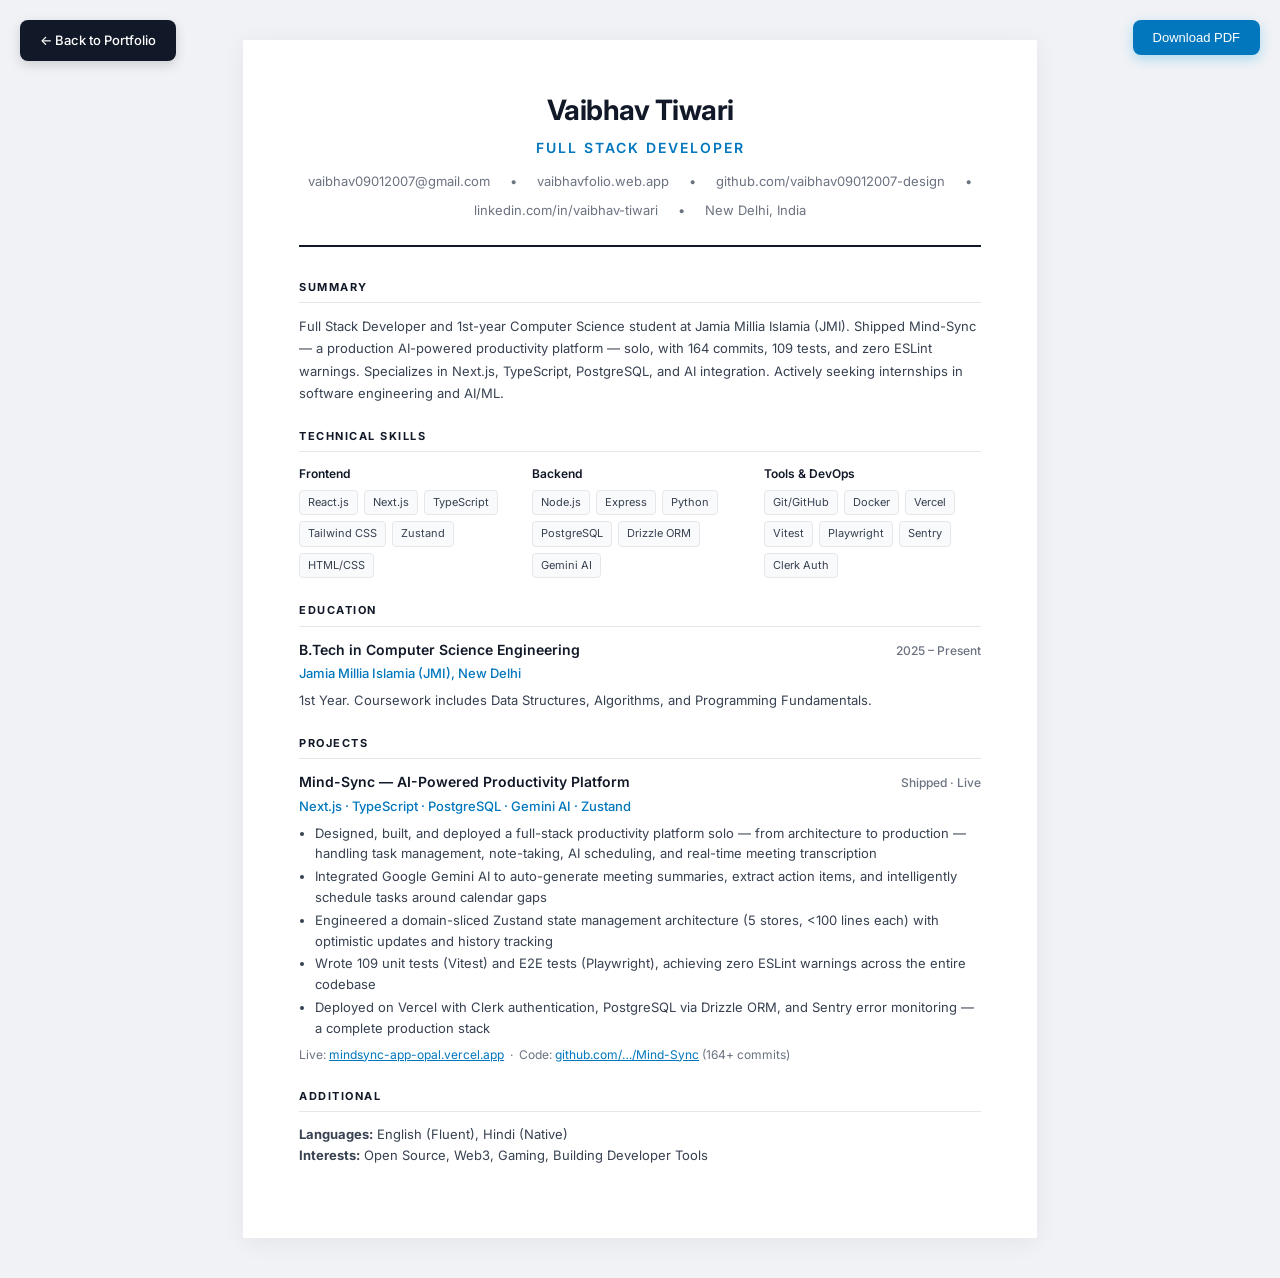
<file: resume.html>
<!DOCTYPE html>
<html lang="en">
  <head>
    <meta charset="UTF-8" />
    <meta name="viewport" content="width=device-width, initial-scale=1.0" />
    <title>Resume | Vaibhav Tiwari</title>
    <meta name="robots" content="noindex" />
    <link rel="icon" type="image/png" href="favicon.png" />
    <link rel="preconnect" href="https://fonts.googleapis.com" />
    <link rel="preconnect" href="https://fonts.gstatic.com" crossorigin />
    <link
      href="https://fonts.googleapis.com/css2?family=Inter:wght@400;500;600;700&display=swap"
      rel="stylesheet"
    />
    <link rel="stylesheet" href="resume.css" />
  </head>
  <body>
    <!-- Navigation (Hidden in Print) -->
    <a href="index.html" class="no-print btn-back">← Back to Portfolio</a>
    <button onclick="window.print()" class="no-print btn-print">
      Download PDF
    </button>

    <main id="main">
      <div class="page">
      <!-- Header -->
      <header>
        <h1>Vaibhav Tiwari</h1>
        <p class="role">Full Stack Developer</p>
        <div class="contact-row">
          <a href="mailto:vaibhav09012007@gmail.com"
            >vaibhav09012007@gmail.com</a
          >
          <span>•</span>
          <a href="https://vaibhavfolio.web.app" target="_blank"
            >vaibhavfolio.web.app</a
          >
          <span>•</span>
          <a href="https://github.com/vaibhav09012007-design" target="_blank"
            >github.com/vaibhav09012007-design</a
          >
          <span>•</span>
          <a href="https://linkedin.com/in/vaibhav-tiwari" target="_blank"
            >linkedin.com/in/vaibhav-tiwari</a
          >
          <span>•</span>
          <span>New Delhi, India</span>
        </div>
      </header>

      <!-- Summary -->
      <section>
        <h2>Summary</h2>
        <p class="summary">
          Full Stack Developer and 1st-year Computer Science student at Jamia
          Millia Islamia (JMI). Shipped Mind-Sync — a production AI-powered
          productivity platform — solo, with 164 commits, 109 tests, and zero
          ESLint warnings. Specializes in Next.js, TypeScript, PostgreSQL, and
          AI integration. Actively seeking internships in software engineering
          and AI/ML.
        </p>
      </section>

      <!-- Technical Skills -->
      <section>
        <h2>Technical Skills</h2>
        <div class="skills-container">
          <div class="skill-group">
            <h3>Frontend</h3>
            <div class="skill-tags">
              <span class="skill-tag">React.js</span>
              <span class="skill-tag">Next.js</span>
              <span class="skill-tag">TypeScript</span>
              <span class="skill-tag">Tailwind CSS</span>
              <span class="skill-tag">Zustand</span>
              <span class="skill-tag">HTML/CSS</span>
            </div>
          </div>
          <div class="skill-group">
            <h3>Backend</h3>
            <div class="skill-tags">
              <span class="skill-tag">Node.js</span>
              <span class="skill-tag">Express</span>
              <span class="skill-tag">Python</span>
              <span class="skill-tag">PostgreSQL</span>
              <span class="skill-tag">Drizzle ORM</span>
              <span class="skill-tag">Gemini AI</span>
            </div>
          </div>
          <div class="skill-group">
            <h3>Tools & DevOps</h3>
            <div class="skill-tags">
              <span class="skill-tag">Git/GitHub</span>
              <span class="skill-tag">Docker</span>
              <span class="skill-tag">Vercel</span>
              <span class="skill-tag">Vitest</span>
              <span class="skill-tag">Playwright</span>
              <span class="skill-tag">Sentry</span>
              <span class="skill-tag">Clerk Auth</span>
            </div>
          </div>
        </div>
      </section>

      <!-- Education -->
      <section>
        <h2>Education</h2>
        <div class="item">
          <div class="item-header">
            <span class="item-title"
              >B.Tech in Computer Science Engineering</span
            >
            <span class="item-date">2025 – Present</span>
          </div>
          <p class="item-subtitle">Jamia Millia Islamia (JMI), New Delhi</p>
          <p class="item-description">
            1st Year. Coursework includes Data Structures, Algorithms, and
            Programming Fundamentals.
          </p>
        </div>
      </section>

      <section>
        <h2>Projects</h2>

        <div class="item">
          <div class="item-header">
            <span class="item-title">Mind-Sync — AI-Powered Productivity Platform</span>
            <span class="item-date">Shipped · Live</span>
          </div>
          <p class="item-subtitle">Next.js · TypeScript · PostgreSQL · Gemini AI · Zustand</p>
          <div class="item-description">
            <ul>
              <li>
                Designed, built, and deployed a full-stack productivity platform
                solo — from architecture to production — handling task management,
                note-taking, AI scheduling, and real-time meeting transcription
              </li>
              <li>
                Integrated Google Gemini AI to auto-generate meeting summaries,
                extract action items, and intelligently schedule tasks around
                calendar gaps
              </li>
              <li>
                Engineered a domain-sliced Zustand state management architecture
                (5 stores, &lt;100 lines each) with optimistic updates and
                history tracking
              </li>
              <li>
                Wrote 109 unit tests (Vitest) and E2E tests (Playwright),
                achieving zero ESLint warnings across the entire codebase
              </li>
              <li>
                Deployed on Vercel with Clerk authentication, PostgreSQL via
                Drizzle ORM, and Sentry error monitoring — a complete production
                stack
              </li>
            </ul>
            <p class="resume-links-footer">
              Live: <a href="https://mindsync-app-opal.vercel.app/" target="_blank" style="color: var(--accent)">mindsync-app-opal.vercel.app</a>
              &nbsp;·&nbsp;
              Code: <a href="https://github.com/vaibhav09012007-design/Mind-Sync" target="_blank" style="color: var(--accent)">github.com/…/Mind-Sync</a>
              (164+ commits)
            </p>
          </div>
        </div>
      </section>

      <!-- Additional -->
      <section>
        <h2>Additional</h2>
        <p class="item-description">
          <strong>Languages:</strong> English (Fluent), Hindi (Native) <br />
          <strong>Interests:</strong> Open Source, Web3, Gaming, Building
          Developer Tools
        </p>
      </section>
    </div>
    </main>
  </body>
</html>
</file>
<file: resume.css>
:root {
  --text-primary: #111827;
  --text-secondary: #374151;
  --text-muted: #6b7280;
  --accent: #0277bd;
  --border: #e5e7eb;
  --bg-light: #f9fafb;
}

* {
  box-sizing: border-box;
  margin: 0;
  padding: 0;
}

/* Keyboard focus visual outlines */
a:focus-visible,
button:focus-visible {
  outline: 2px solid var(--text-primary);
  outline-offset: 4px;
}

body {
  font-family: "Inter", -apple-system, BlinkMacSystemFont, sans-serif;
  line-height: 1.6;
  color: var(--text-secondary);
  background: #f0f2f5;
  font-size: 14px;
  -webkit-font-smoothing: antialiased;
}

.page {
  background: white;
  width: 21cm;
  min-height: 29.7cm;
  margin: 40px auto;
  padding: 48px 56px;
  box-shadow: 0 4px 24px rgba(0, 0, 0, 0.06);
}

/* Header */
header {
  text-align: center;
  margin-bottom: 32px;
  padding-bottom: 24px;
  border-bottom: 2px solid var(--text-primary);
}

header h1 {
  font-size: 28px;
  font-weight: 700;
  color: var(--text-primary);
  letter-spacing: -0.5px;
  margin-bottom: 4px;
}

.role {
  font-size: 14px;
  font-weight: 600;
  color: var(--accent);
  text-transform: uppercase;
  letter-spacing: 2px;
  margin-bottom: 12px;
}

.contact-row {
  display: flex;
  justify-content: center;
  flex-wrap: wrap;
  gap: 8px 20px;
  font-size: 13px;
  color: var(--text-muted);
}

.contact-row a {
  color: var(--text-muted);
  text-decoration: none;
}

.contact-row a:hover {
  color: var(--accent);
}

/* Sections */
section {
  margin-bottom: 24px;
}

h2 {
  font-size: 11px;
  font-weight: 700;
  text-transform: uppercase;
  letter-spacing: 1.5px;
  color: var(--text-primary);
  margin-bottom: 12px;
  padding-bottom: 6px;
  border-bottom: 1px solid var(--border);
}

/* Summary */
.summary {
  font-size: 13px;
  line-height: 1.7;
  color: var(--text-secondary);
}

/* Skills */
.skills-container {
  display: grid;
  grid-template-columns: repeat(3, 1fr);
  gap: 16px;
}

.skill-group h3 {
  font-size: 12px;
  font-weight: 600;
  color: var(--text-primary);
  margin-bottom: 6px;
}

.skill-tags {
  display: flex;
  flex-wrap: wrap;
  gap: 6px;
}

.skill-tag {
  font-size: 11px;
  padding: 3px 8px;
  background: var(--bg-light);
  border: 1px solid var(--border);
  border-radius: 4px;
  color: var(--text-secondary);
}

/* Experience/Projects */
.item {
  margin-bottom: 16px;
}

.item:last-child {
  margin-bottom: 0;
}

.item-header {
  display: flex;
  justify-content: space-between;
  align-items: baseline;
  margin-bottom: 2px;
}

.item-title {
  font-size: 14px;
  font-weight: 600;
  color: var(--text-primary);
}

.item-date {
  font-size: 12px;
  color: var(--text-muted);
  font-weight: 500;
}

.item-subtitle {
  font-size: 13px;
  color: var(--accent);
  font-weight: 500;
  margin-bottom: 6px;
}

.item-description {
  font-size: 13px;
  color: var(--text-secondary);
}

.item-description ul {
  padding-left: 16px;
  margin: 0;
}

.item-description li {
  margin-bottom: 2px;
}

/* Print Styles */
@media print {
  body {
    background: white;
  }
  .page {
    box-shadow: none;
    margin: 0;
    padding: 40px 48px;
    width: 100%;
  }
  .no-print {
    display: none !important;
  }
  a {
    color: inherit !important;
  }
}

/* Navigation Buttons */
.btn-back {
  position: fixed;
  top: 20px;
  left: 20px;
  background: var(--text-primary);
  color: white;
  padding: 10px 20px;
  border-radius: 8px;
  text-decoration: none;
  font-weight: 500;
  font-size: 13px;
  box-shadow: 0 4px 12px rgba(0, 0, 0, 0.15);
  transition: all 0.2s ease;
  display: inline-flex;
  align-items: center;
  justify-content: center;
}

.btn-back:hover {
  transform: translateY(-2px);
  box-shadow: 0 6px 16px rgba(0, 0, 0, 0.2);
}

.btn-print {
  position: fixed;
  top: 20px;
  right: 20px;
  background: var(--accent);
  color: white;
  padding: 10px 20px;
  border-radius: 8px;
  text-decoration: none;
  font-weight: 500;
  font-size: 13px;
  cursor: pointer;
  border: none;
  box-shadow: 0 4px 12px rgba(14, 165, 233, 0.3);
  transition: all 0.2s ease;
  text-align: center;
  line-height: normal;
  display: inline-flex;
  align-items: center;
  justify-content: center;
}

.btn-print:hover {
  transform: translateY(-2px);
  box-shadow: 0 6px 16px rgba(14, 165, 233, 0.4);
}

.resume-links-footer {
  margin-top: 6px;
  font-size: 12px;
  color: var(--text-muted);
}

/* ──────────────────────────────────────────
   RESPONSIVE SCREEN STYLES
   ────────────────────────────────────────── */
@media screen and (max-width: 840px) {
  .page {
    width: 95%;
    margin: 80px auto 20px auto; /* Add margin at top for absolute buttons */
    padding: 32px 24px;
    min-height: auto;
    box-shadow: none;
    border: 1px solid var(--border);
  }

  .skills-container {
    grid-template-columns: 1fr; /* Stack skill columns */
    gap: 20px;
  }

  .btn-back, 
  .btn-print {
    position: absolute; /* Reposition absolutely so they don't cover content on scroll */
    top: 16px;
    padding: 8px 16px;
  }
}

@media screen and (max-width: 480px) {
  header h1 {
    font-size: 22px;
  }

  .contact-row {
    flex-direction: column;
    align-items: center;
    gap: 4px;
  }

  .contact-row span {
    display: none; /* Hide bullets on stacked layouts */
  }
}
</file>
